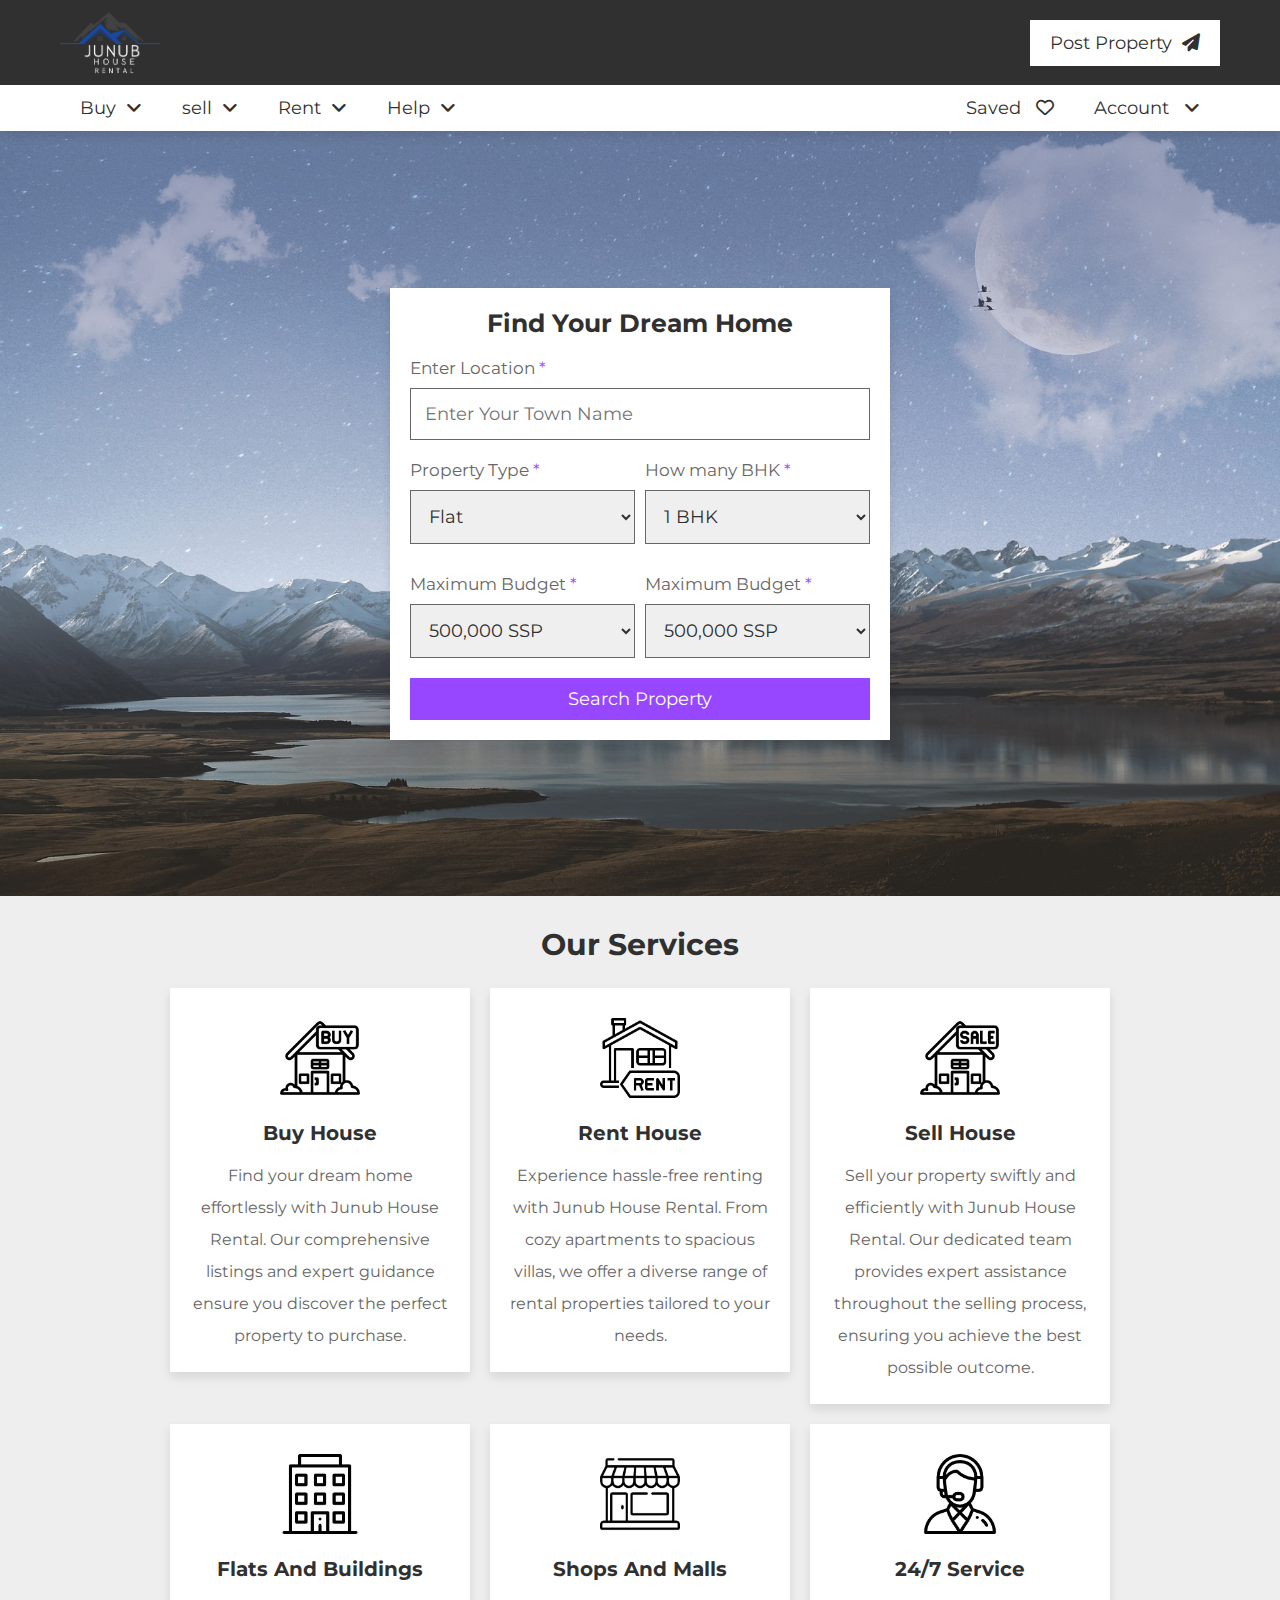
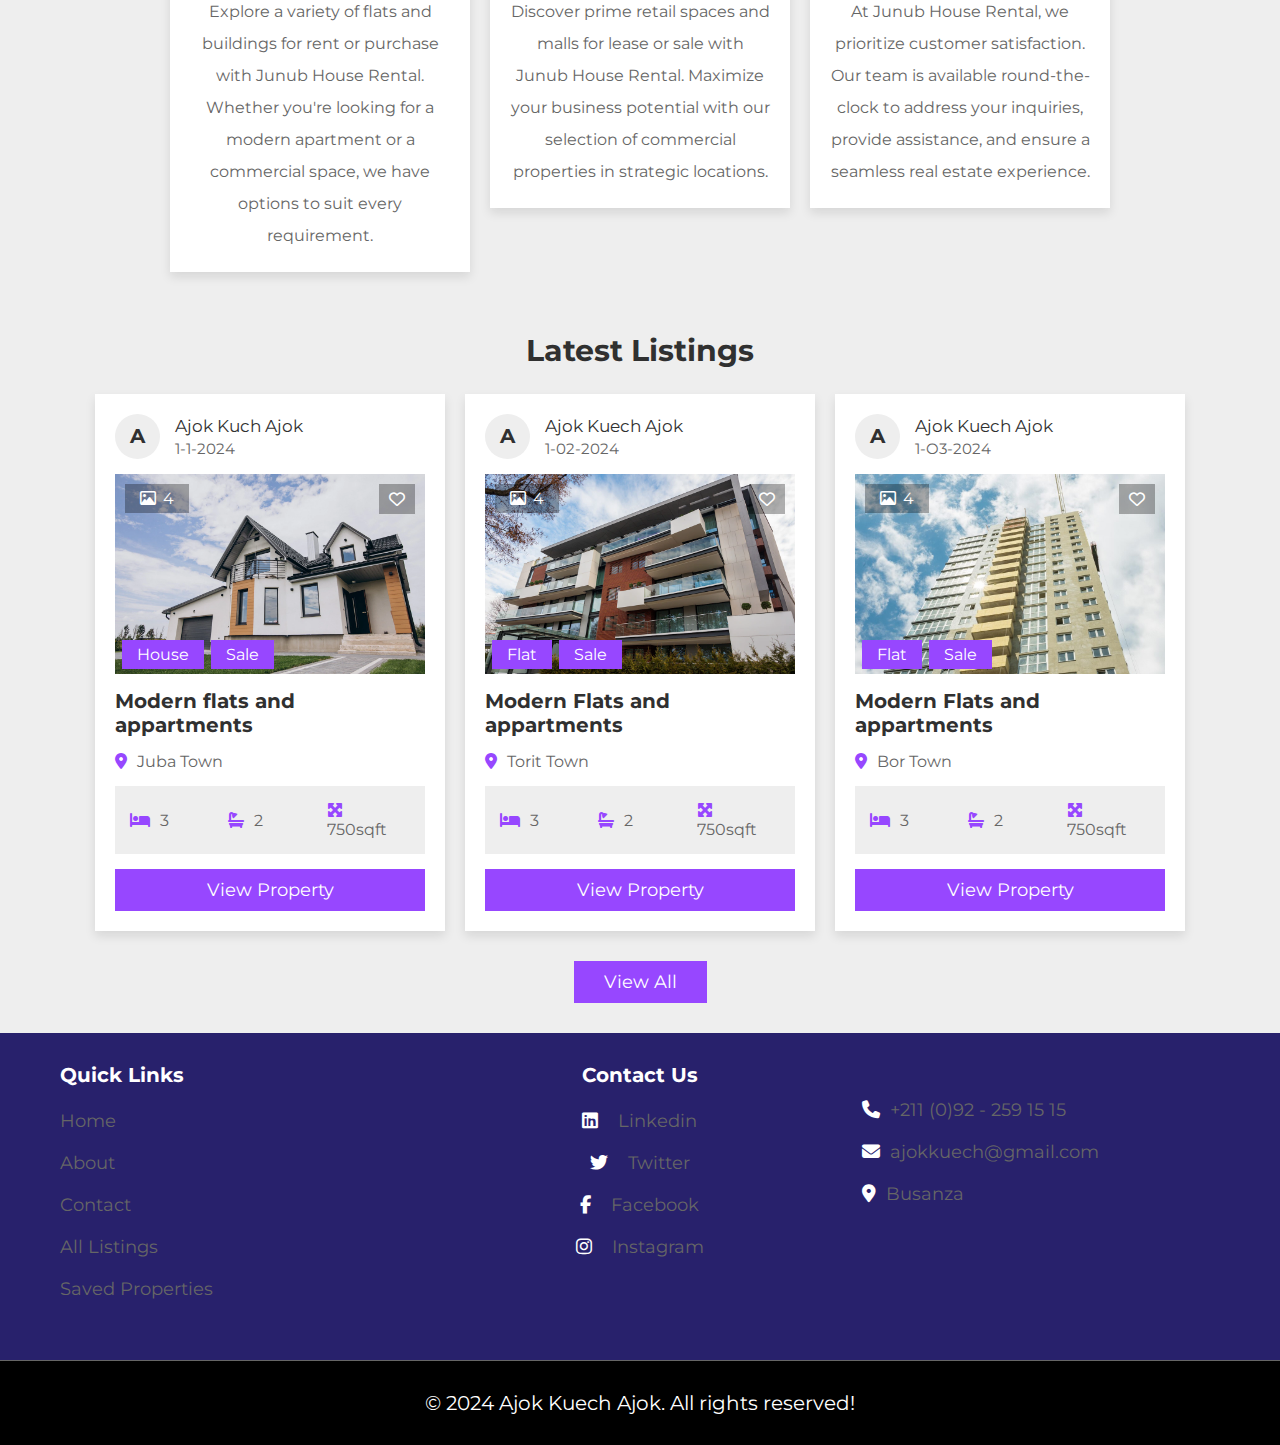
<file: index.html>
<!DOCTYPE html>
<html lang="en">
<head>
   <meta charset="UTF-8">
   <meta http-equiv="X-UA-Compatible" content="IE=edge">
   <meta name="viewport" content="width=device-width, initial-scale=1.0">
   <title>JUNUB HOUSE RENTAL</title>

   <!-- font awesome cdn link  -->
   <link rel="stylesheet" href="https://cdnjs.cloudflare.com/ajax/libs/font-awesome/6.2.0/css/all.min.css">

   <!-- custom css file link  -->
   <link rel="stylesheet" href="css/style.css">

</head>
<body>
   
<!-- header section starts  -->

<header class="header">

   <nav class="navbar nav-1">
      <section class="flex">
         <img class="logo" src="images/logo.png" alt="logo">

         <ul>
            <li><a href="#">Post Property<i class="fas fa-paper-plane"></i></a></li>
         </ul>
      </section>
   </nav>

   <nav class="navbar nav-2">
      <section class="flex">
         <div id="menu-btn" class="fas fa-bars"></div>

         <div class="menu">
            <ul>
               <li><a href="#">Buy<i class="fas fa-angle-down"></i></a>
                  <ul>
                     <li><a href="#">House</a></li>
                     <li><a href="#">Flat</a></li>
                     <li><a href="#">Shop</a></li>
                     <li><a href="#">Ready to move</a></li>
                     <li><a href="#">Furnished</a></li>
                  </ul>
               </li>
               <li><a href="#">sell<i class="fas fa-angle-down"></i></a>
                  <ul>
                     <li><a href="#">Post Property</a></li>
                     <li><a href="#">Dashboard</a></li>
                  </ul>
               </li>
               <li><a href="#">Rent<i class="fas fa-angle-down"></i></a>
                  <ul>
                     <li><a href="#">House</a></li>
                     <li><a href="#">Flat</a></li>
                     <li><a href="#">Shop</a></li>
                  </ul>
               </li>
               <li><a href="#">Help<i class="fas fa-angle-down"></i></a>
                  <ul>
                     <li><a href="about.html">About Us</a></i></li>
                     <li><a href="contact.html">contact Us</a></i></li>
                     <li><a href="contact.html#faq">FAQ</a></i></li>
                  </ul>
               </li>
            </ul>
         </div>

         <ul>
            <li><a href="#">Saved <i class="far fa-heart"></i></a></li>
            <li><a href="#">Account <i class="fas fa-angle-down"></i></a>
               <ul>
                  <li><a href="login.html">Login</a></li>
                  <li><a href="register.html">Register</a></li>
               </ul>
            </li>
         </ul>
      </section>
   </nav>

</header>

<!-- header section ends -->

<!-- home section starts  -->

<div class="home">

   <section class="center">

      <form action="search.html" method="post">
         <h3>Find your Dream Home</h3>
         <div class="box">
            <p>Enter Location <span>*</span></p>
            <input type="text" name="location" required maxlength="50" placeholder="Enter Your Town Name" class="input">
         </div>
         <div class="flex">
            <div class="box">
               <p>Property Type <span>*</span></p>
               <select name="type" class="input" required>
                  <option value="flat">Flat</option>
                  <option value="house">House</option>
                  <option value="shop">Shop</option>
               </select>
            </div>
            <div class="box">
               <p>How many BHK <span>*</span></p>
               <select name="bhk" class="input" required>
                  <option value="1">1 BHK</option>
                  <option value="2">2 BHK</option>
                  <option value="3">3 BHK</option>
                  <option value="4">4 BHK</option>
                  <option value="5">5 BHK</option>
                  <option value="6">6 BHK</option>
                  <option value="7">7 BHK</option>
                  <option value="8">8 BHK</option>
                  <option value="9">9 BHK</option>
               </select>
            </div>
            <div class="box">
               <p>Maximum Budget <span>*</span></p>
               <select name="minimum" class="input" required>
                  <option value="5000000">500,000 SSP</option>
                  <option value="1000000">100,000 SSP</option>
                  <option value="2000000">200,000 SSP</option>
                  <option value="3000000">300,000 SSP</option>
                  <option value="4000000">400,000 SSP</option>
                  <option value="4000000">4,000,000 SSP</option>
                  <option value="5000000">5,000,000 SSP</option>
                  <option value="6000000">6,000,000 SSP</option>
                  <option value="7000000">7,000,000 SSP</option>
                  <option value="8000000">8,000,000 SSP</option>
                  <option value="9000000">9,000,000 SSP</option>
               </select>
            </div>
            <div class="box">
               <p>Maximum Budget <span>*</span></p>
               <select name="maximum" class="input" required>
                  <option value="5000000">500,000 SSP</option>
                  <option value="1000000">100,000 SSP</option>
                  <option value="2000000">200,000 SSP</option>
                  <option value="3000000">300,000 SSP</option>
                  <option value="4000000">400,000 SSP</option>
                  <option value="4000000">4,000,000 SSP</option>
                  <option value="5000000">5,000,000 SSP</option>
                  <option value="6000000">6,000,000 SSP</option>
                  <option value="7000000">7,000,000 SSP</option>
                  <option value="8000000">8,000,000 SSP</option>
                  <option value="9000000">9,000,000 SSP</option>
               </select>
            </div>
         </div>
         <input type="submit" value="search property" name="search" class="btn">
      </form>

   </section>

</div>

<!-- home section ends -->

<!-- services section starts  -->

<section class="services">

   <h1 class="heading">Our Services</h1>

   <div class="box-container">

      <div class="box">
         <img src="images/icon-1.png" alt="">
         <h3>Buy House</h3>
         <p> Find your dream home effortlessly with Junub House Rental. Our comprehensive listings and expert guidance ensure you discover the perfect property to purchase.</p>
      </div>

      <div class="box">
         <img src="images/icon-2.png" alt="">
         <h3>Rent House</h3>
         <p>Experience hassle-free renting with Junub House Rental. From cozy apartments to spacious villas, we offer a diverse range of rental properties tailored to your needs.</p>
      </div>

      <div class="box">
         <img src="images/icon-3.png" alt="">
         <h3>Sell House</h3>
         <p>Sell your property swiftly and efficiently with Junub House Rental. Our dedicated team provides expert assistance throughout the selling process, ensuring you achieve the best possible outcome.</p>
      </div>

      <div class="box">
         <img src="images/icon-4.png" alt="">
         <h3>Flats and Buildings</h3>
         <p>Explore a variety of flats and buildings for rent or purchase with Junub House Rental. Whether you're looking for a modern apartment or a commercial space, we have options to suit every requirement.</p>
      </div>

      <div class="box">
         <img src="images/icon-5.png" alt="">
         <h3>Shops and Malls</h3>
         <p>Discover prime retail spaces and malls for lease or sale with Junub House Rental. Maximize your business potential with our selection of commercial properties in strategic locations.</p>
      </div>

      <div class="box">
         <img src="images/icon-6.png" alt="">
         <h3>24/7 Service</h3>
         <p>At Junub House Rental, we prioritize customer satisfaction. Our team is available round-the-clock to address your inquiries, provide assistance, and ensure a seamless real estate experience.</p>
      </div>

   </div>

</section>

<!-- services section ends -->

<!-- listings section starts  -->

<section class="listings">

   <h1 class="heading">Latest listings</h1>

   <div class="box-container">

      <div class="box">
         <div class="admin">
            <h3>A</h3>
            <div>
               <p>Ajok Kuch Ajok</p>
               <span>1-1-2024</span>
            </div>
         </div>
         <div class="thumb">
            <p class="total-images"><i class="far fa-image"></i><span>4</span></p>
            <p class="type"><span>House</span><span>Sale</span></p>
            <form action="" method="post" class="save">
               <button type="submit" name="save" class="far fa-heart"></button>
            </form>
            <img src="images/house-img-1.webp" alt="">
         </div>
         <h3 class="name">Modern flats and appartments</h3>
         <p class="location"><i class="fas fa-map-marker-alt"></i><span>Juba Town</span></p>
         <div class="flex">
            <p><i class="fas fa-bed"></i><span>3</span></p>
            <p><i class="fas fa-bath"></i><span>2</span></p>
            <p><i class="fas fa-maximize"></i><span>750sqft</span></p>
         </div>
         <a href="view_property.html" class="btn">view property</a>
      </div>

      <div class="box">
         <div class="admin">
            <h3>A</h3>
            <div>
               <p>Ajok Kuech Ajok</p>
               <span>1-02-2024</span>
            </div>
         </div>
         <div class="thumb">
            <p class="total-images"><i class="far fa-image"></i><span>4</span></p>
            <p class="type"><span>Flat</span><span>Sale</span></p>
            <form action="" method="post" class="save">
               <button type="submit" name="save" class="far fa-heart"></button>
            </form>
            <img src="images/house-img-2.webp" alt="">
         </div>
         <h3 class="name">Modern Flats and appartments</h3>
         <p class="location"><i class="fas fa-map-marker-alt"></i><span>Torit Town</span></p>
         <div class="flex">
            <p><i class="fas fa-bed"></i><span>3</span></p>
            <p><i class="fas fa-bath"></i><span>2</span></p>
            <p><i class="fas fa-maximize"></i><span>750sqft</span></p>
         </div>
         <a href="view_property.html" class="btn">view property</a>
      </div>

      <div class="box">
         <div class="admin">
            <h3>A</h3>
            <div>
               <p>Ajok Kuech Ajok</p>
               <span>1-O3-2024</span>
            </div>
         </div>
         <div class="thumb">
            <p class="total-images"><i class="far fa-image"></i><span>4</span></p>
            <p class="type"><span>Flat</span><span>Sale</span></p>
            <form action="" method="post" class="save">
               <button type="submit" name="save" class="far fa-heart"></button>
            </form>
            <img src="images/house-img-3.jpg" alt="">
         </div>
         <h3 class="name">Modern Flats and appartments</h3>
         <p class="location"><i class="fas fa-map-marker-alt"></i><span>Bor Town</span></p>
         <div class="flex">
            <p><i class="fas fa-bed"></i><span>3</span></p>
            <p><i class="fas fa-bath"></i><span>2</span></p>
            <p><i class="fas fa-maximize"></i><span>750sqft</span></p>
         </div>
         <a href="view_property.html" class="btn">view property</a>
      </div>

   </div>

   <div style="margin-top: 2rem; text-align:center;">
      <a href="listings.html" class="inline-btn">view all</a>
   </div>

</section>

<!-- listings section ends -->










<!-- footer section starts  -->

<footer class="footer">

   <section class="flex">

      <div class="box">
         <h1 class="title">Quick Links</h1><br>
         <a href="index.html"><span>Home</span></a>
         <a href="about.html"><span>About</span></a>
         <a href="contact.html"><span>Contact</span></a>
         <a href="listings.html"><span>All Listings</span></a>
         <a href="#"><span>Saved Properties</span></a>
      </div>

      <div class="box">
         <h1 class="title">Contact Us</h1><br>
         <a href="#"><i class="fab fa-linkedin"></i>&nbsp; &nbsp; <span>Linkedin</span></a>
         <a href="#"><i class="fab fa-twitter"></i>&nbsp; &nbsp; <span>Twitter</span></a>
         <a href="#"><i class="fab fa-facebook-f"></i>&nbsp; &nbsp; <span>Facebook</span></i></a>
         <a href="#"><i class="fab fa-instagram"></i>&nbsp; &nbsp; <span>Instagram</span></a>
      </div>

      <div class="box"><br><br>
         <a href="tel: +211 (0)92 - 259 15 15"><i class="fas fa-phone"></i>&nbsp;&nbsp;<span>+211 (0)92 - 259 15 15</span></a>
         <a href="mailto:ajokkuech@gmail.com"><i class="fas fa-envelope"></i>&nbsp;&nbsp;<span>ajokkuech@gmail.com</span></a>
         <a href="#"><i class="fas fa-map-marker-alt"></i>&nbsp;&nbsp;<span>Busanza</span></a>
      </div>
      
   </section>

   <div class="copyright">&copy; 2024 Ajok Kuech Ajok. All rights reserved!</div>

</footer>

<!-- footer section ends -->


<!-- custom js file link  -->
<script src="js/script.js"></script>

</body>
</html>
</file>
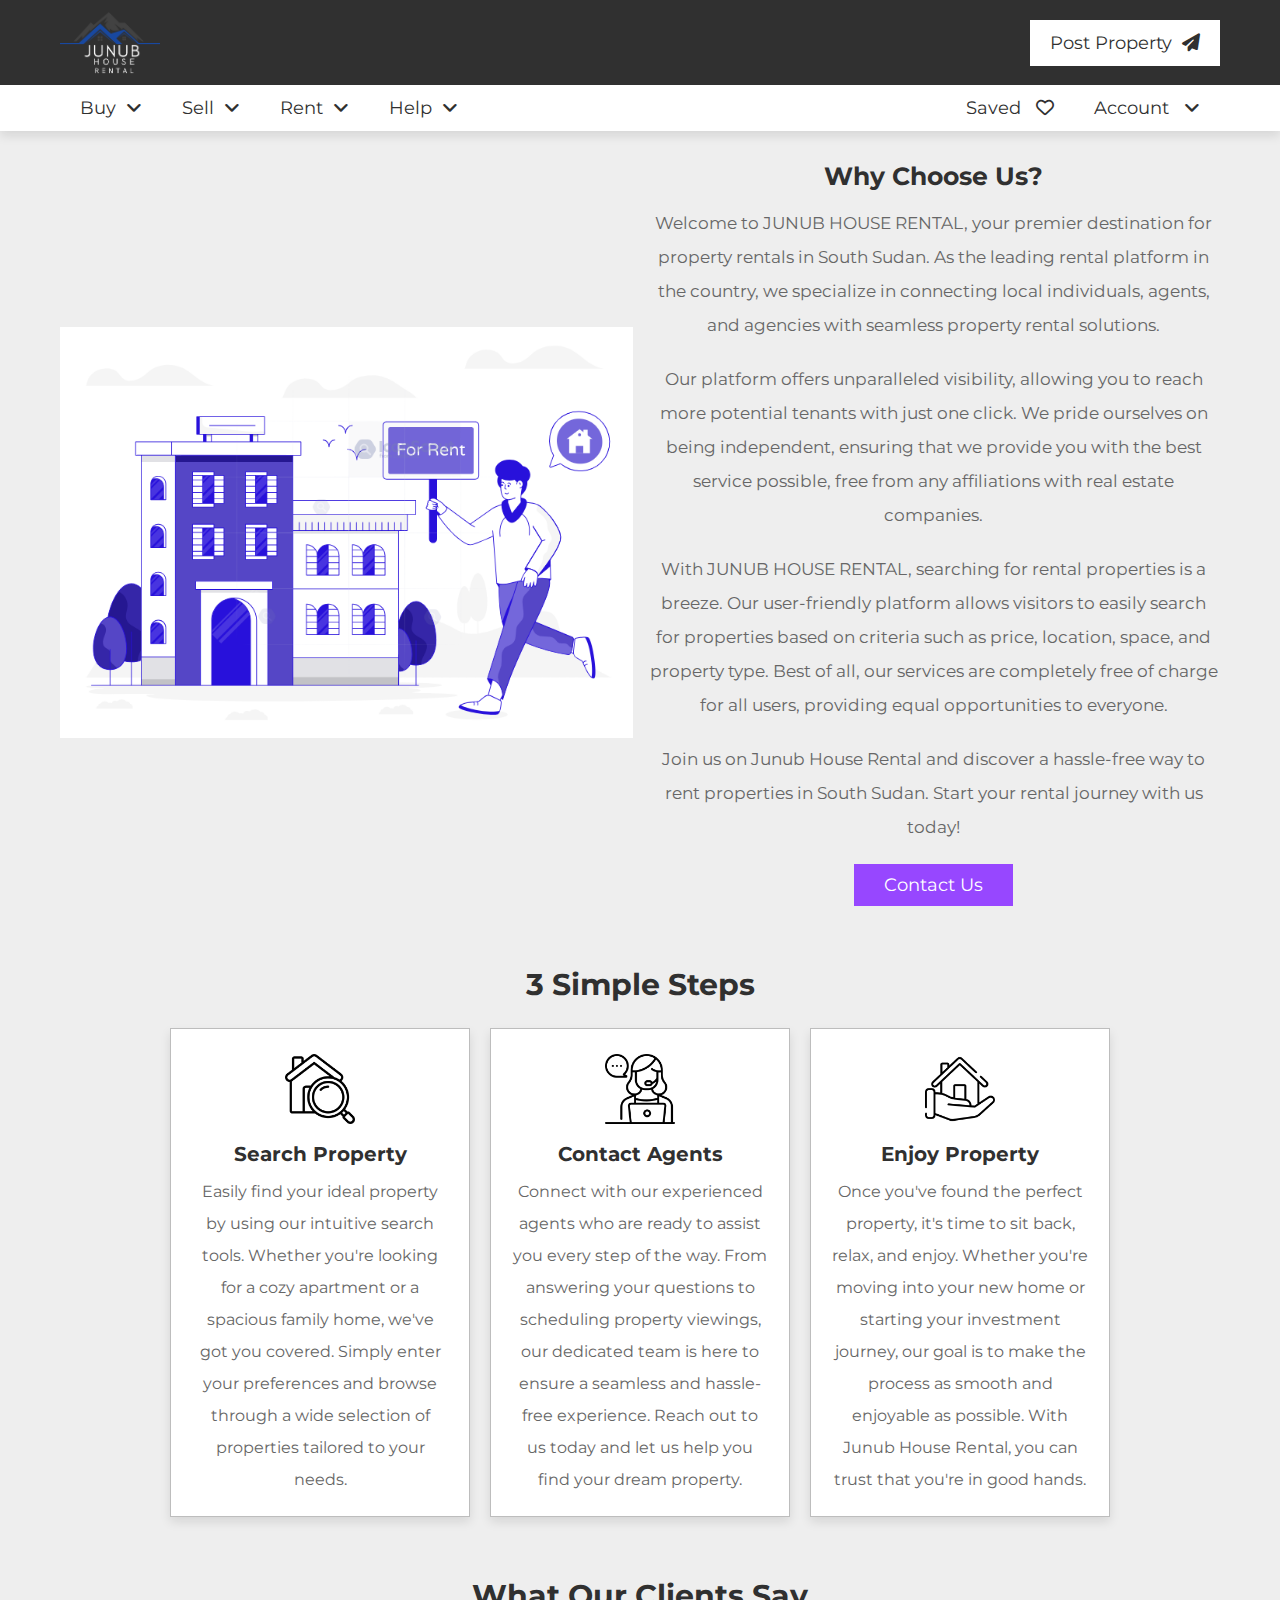
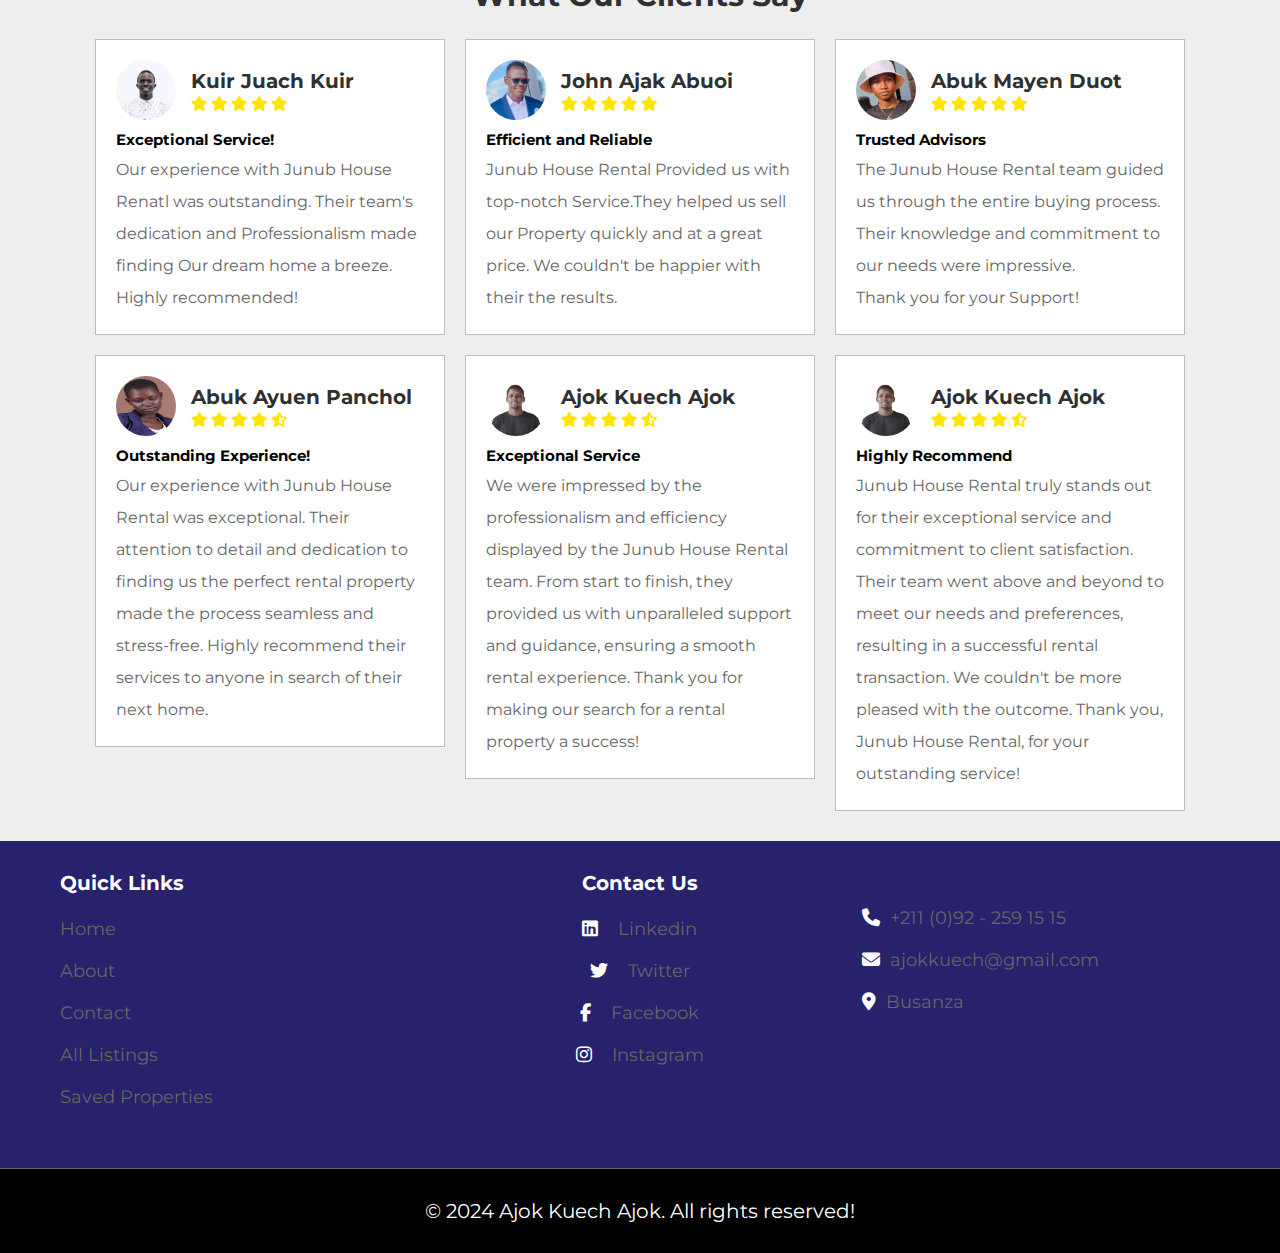
<file: about.html>
<!DOCTYPE html>
<html lang="en">
<head>
   <meta charset="UTF-8">
   <meta http-equiv="X-UA-Compatible" content="IE=edge">
   <meta name="viewport" content="width=device-width, initial-scale=1.0">
   <title>About Us</title>

   <!-- font awesome cdn link  -->
   <link rel="stylesheet" href="https://cdnjs.cloudflare.com/ajax/libs/font-awesome/6.2.0/css/all.min.css">

   <!-- custom css file link  -->
   <link rel="stylesheet" href="css/style.css">

</head>
<body>
   
<!-- header section starts  -->

<header class="header">

   <nav class="navbar nav-1">
      <section class="flex">

         <img class="logo" src="images/logo.png" alt="logo">

         <ul>
            <li><a href="#">Post Property<i class="fas fa-paper-plane"></i></a></li>
         </ul>
      </section>
   </nav>

   <nav class="navbar nav-2">
      <section class="flex">
         <div id="menu-btn" class="fas fa-bars"></div>

         <div class="menu">
            <ul>
               <li><a href="#">Buy<i class="fas fa-angle-down"></i></a>
                  <ul>
                     <li><a href="#">House</a></li>
                     <li><a href="#">Flat</a></li>
                     <li><a href="#">Shop</a></li>
                     <li><a href="#">Ready to move</a></li>
                     <li><a href="#">Furnished</a></li>
                  </ul>
               </li>
               <li><a href="#">Sell<i class="fas fa-angle-down"></i></a>
                  <ul>
                     <li><a href="#">Post Property</a></li>
                     <li><a href="#">Dashboard</a></li>
                  </ul>
               </li>
               <li><a href="#">Rent<i class="fas fa-angle-down"></i></a>
                  <ul>
                     <li><a href="#">House</a></li>
                     <li><a href="#">Flat</a></li>
                     <li><a href="#">Shop</a></li>
                  </ul>
               </li>
               <li><a href="#">Help<i class="fas fa-angle-down"></i></a>
                  <ul>
                     <li><a href="about.html">About Us</a></i></li>
                     <li><a href="contact.html">Contact Us</a></i></li>
                     <li><a href="contact.html#faq">FAQ</a></i></li>
                  </ul>
               </li>
            </ul>
         </div>

         <ul>
            <li><a href="#">Saved <i class="far fa-heart"></i></a></li>
            <li><a href="#">Account <i class="fas fa-angle-down"></i></a>
               <ul>
                  <li><a href="login.html">Login</a></li>
                  <li><a href="register.html">Register</a></li>
               </ul>
            </li>
         </ul>
      </section>
   </nav>

</header>

<!-- header section ends -->

<!-- about section starts  -->

<section class="about">

   <div class="row">
      <div class="image">
         <img src="images/about us.png" alt="">
      </div>
      <div class="content">
         <h3>Why choose us?</h3>
         <p>Welcome to <span>JUNUB HOUSE RENTAL</span>, your premier destination for property rentals in South Sudan. As the leading rental platform in the country, we specialize in connecting local individuals, agents, and agencies with seamless property rental solutions.</p>
         <p>Our platform offers unparalleled visibility, allowing you to reach more potential tenants with just one click. We pride ourselves on being independent, ensuring that we provide you with the best service possible, free from any affiliations with real estate companies.</p>
         <p>With <span>JUNUB HOUSE RENTAL</span>, searching for rental properties is a breeze. Our user-friendly platform allows visitors to easily search for properties based on criteria such as price, location, space, and property type. Best of all, our services are completely free of charge for all users, providing equal opportunities to everyone.</p>
         <p>Join us on Junub House Rental and discover a hassle-free way to rent properties in South Sudan. Start your rental journey with us today!</p>
         <a href="contact.html" class="inline-btn">contact us</a>
      </div>
   </div>

</section>

<!-- about section ends -->

<!-- steps section starts  -->

<section class="steps">

   <h1 class="heading">3 Simple Steps</h1>

   <div class="box-container">

      <div class="box">
         <img src="images/step-1.png" alt="">
         <h3>Search Property</h3>
         <p>Easily find your ideal property by using our intuitive search tools. Whether you're looking for a cozy apartment or a spacious family home, we've got you covered. Simply enter your preferences and browse through a wide selection of properties tailored to your needs.</p>
      </div>

      <div class="box">
         <img src="images/step-2.png" alt="">
         <h3>Contact Agents</h3>
         <p>Connect with our experienced agents who are ready to assist you every step of the way. From answering your questions to scheduling property viewings, our dedicated team is here to ensure a seamless and hassle-free experience. Reach out to us today and let us help you find your dream property.</p>
      </div>

      <div class="box">
         <img src="images/step-3.png" alt="">
         <h3>Enjoy property</h3>
         <p>Once you've found the perfect property, it's time to sit back, relax, and enjoy. Whether you're moving into your new home or starting your investment journey, our goal is to make the process as smooth and enjoyable as possible. With Junub House Rental, you can trust that you're in good hands.</p>
      </div>

   </div>

</section>

<!-- steps section ends -->

<!-- review section starts  -->

<section class="reviews">

   <h1 class="heading">What Our Clients Say</h1>
 

   <div class="box-container">

      <div class="box">
         <div class="user">
            <img src="images/Kuir juach.jpg" alt="">
            <div>
               <h3>Kuir Juach Kuir</h3>
               <div class="stars">
                  <i class="fas fa-star"></i>
                  <i class="fas fa-star"></i>
                  <i class="fas fa-star"></i>
                  <i class="fas fa-star"></i>
                  <i class="fas fa-star"></i>
                
               </div>
            </div>
         </div>
         <h2>Exceptional Service!</h2> 
         <p>Our experience with Junub House Renatl was outstanding. Their team's dedication and Professionalism made finding Our dream home a breeze. Highly recommended! </p>
      </div>

      <div class="box">
         <div class="user">
            <img src="images/ajak.png" alt="">
            <div>
               <h3>John Ajak Abuoi</h3>
               <div class="stars">
                  <i class="fas fa-star"></i>
                  <i class="fas fa-star"></i>
                  <i class="fas fa-star"></i>
                  <i class="fas fa-star"></i>
                  <i class="fas fa-star"></i>
               </div>
            </div>
         </div>
         <h2>Efficient and Reliable</h2>
         <p>Junub House Rental Provided us with top-notch Service.They helped us sell our Property quickly and at a great price. We couldn't be happier with their the results.</p>
      </div>

      <div class="box">
         <div class="user">
            <img src="images/abuk.jpg" alt="">
            <div>
               <h3>Abuk Mayen Duot</h3>
               <div class="stars">
                  <i class="fas fa-star"></i>
                  <i class="fas fa-star"></i>
                  <i class="fas fa-star"></i>
                  <i class="fas fa-star"></i>
                  <i class="fas fa-star"></i>
               </div>
            </div>
         </div>
         <h2>Trusted Advisors</h2>
         <p>The Junub House Rental team guided us through the entire buying process. Their knowledge and commitment to our needs were impressive. 
            <br> Thank you for your Support! </p>
      </div>

      <div class="box">
         <div class="user">
            <img src="images/abukayuen.jpg" alt="">
            <div>
               <h3>Abuk Ayuen Panchol</h3>
               <div class="stars">
                  <i class="fas fa-star"></i>
                  <i class="fas fa-star"></i>
                  <i class="fas fa-star"></i>
                  <i class="fas fa-star"></i>
                  <i class="fas fa-star-half-alt"></i>
               </div>
            </div>
         </div>
         <h2>Outstanding Experience!</h2>
         <p>Our experience with Junub House Rental was exceptional. Their attention to detail and dedication to finding us the perfect rental property made the process seamless and stress-free. Highly recommend their services to anyone in search of their next home.</p>
      </div>

      <div class="box">
         <div class="user">
            <img src="images/Ajok7.jpg" alt="">
            <div>
               <h3>Ajok Kuech Ajok</h3>
               <div class="stars">
                  <i class="fas fa-star"></i>
                  <i class="fas fa-star"></i>
                  <i class="fas fa-star"></i>
                  <i class="fas fa-star"></i>
                  <i class="fas fa-star-half-alt"></i>
               </div>
            </div>
         </div>
         <h2>Exceptional Service</h2>
         <p>We were impressed by the professionalism and efficiency displayed by the Junub House Rental team. From start to finish, they provided us with unparalleled support and guidance, ensuring a smooth rental experience. Thank you for making our search for a rental property a success!</p>
      </div>

      <div class="box">
         <div class="user">
            <img src="images/Ajok7.jpg" alt="">
            <div>
               <h3>Ajok Kuech Ajok</h3>
               <div class="stars">
                  <i class="fas fa-star"></i>
                  <i class="fas fa-star"></i>
                  <i class="fas fa-star"></i>
                  <i class="fas fa-star"></i>
                  <i class="fas fa-star-half-alt"></i>
               </div>
            </div>
         </div>
         <h2>Highly Recommend</h2>
         <p>Junub House Rental truly stands out for their exceptional service and commitment to client satisfaction. Their team went above and beyond to meet our needs and preferences, resulting in a successful rental transaction. We couldn't be more pleased with the outcome. Thank you, Junub House Rental, for your outstanding service!</p>
      </div>

   </div>

</section>

<!-- review section ends -->










<!-- footer section starts  -->

<footer class="footer">

   <section class="flex">

      <div class="box">
         <h1 class="title">Quick Links</h1><br>
         <a href="index.html"><span>Home</span></a>
         <a href="about.html"><span>About</span></a>
         <a href="contact.html"><span>Contact</span></a>
         <a href="listings.html"><span>All Listings</span></a>
         <a href="#"><span>Saved Properties</span></a>
      </div>

      <div class="box">
         <h1 class="title">Contact Us</h1><br>
         <a href="#"><i class="fab fa-linkedin"></i>&nbsp; &nbsp; <span>Linkedin</span></a>
         <a href="#"><i class="fab fa-twitter"></i>&nbsp; &nbsp; <span>Twitter</span></a>
         <a href="#"><i class="fab fa-facebook-f"></i>&nbsp; &nbsp; <span>Facebook</span></i></a>
         <a href="#"><i class="fab fa-instagram"></i>&nbsp; &nbsp; <span>Instagram</span></a>
      </div>

      <div class="box"><br><br>
         <a href="tel: +211 (0)92 - 259 15 15"><i class="fas fa-phone"></i>&nbsp;&nbsp;<span>+211 (0)92 - 259 15 15</span></a>
         <a href="mailto:ajokkuech@gmail.com"><i class="fas fa-envelope"></i>&nbsp;&nbsp;<span>ajokkuech@gmail.com</span></a>
         <a href="#"><i class="fas fa-map-marker-alt"></i>&nbsp;&nbsp;<span>Busanza</span></a>
      </div>
      
   </section>

   <div class="copyright">&copy; 2024 Ajok Kuech Ajok. All rights reserved!</div>

</footer>

<!-- footer section ends -->


<!-- custom js file link  -->
<script src="js/script.js"></script>

</body>
</html>
</file>
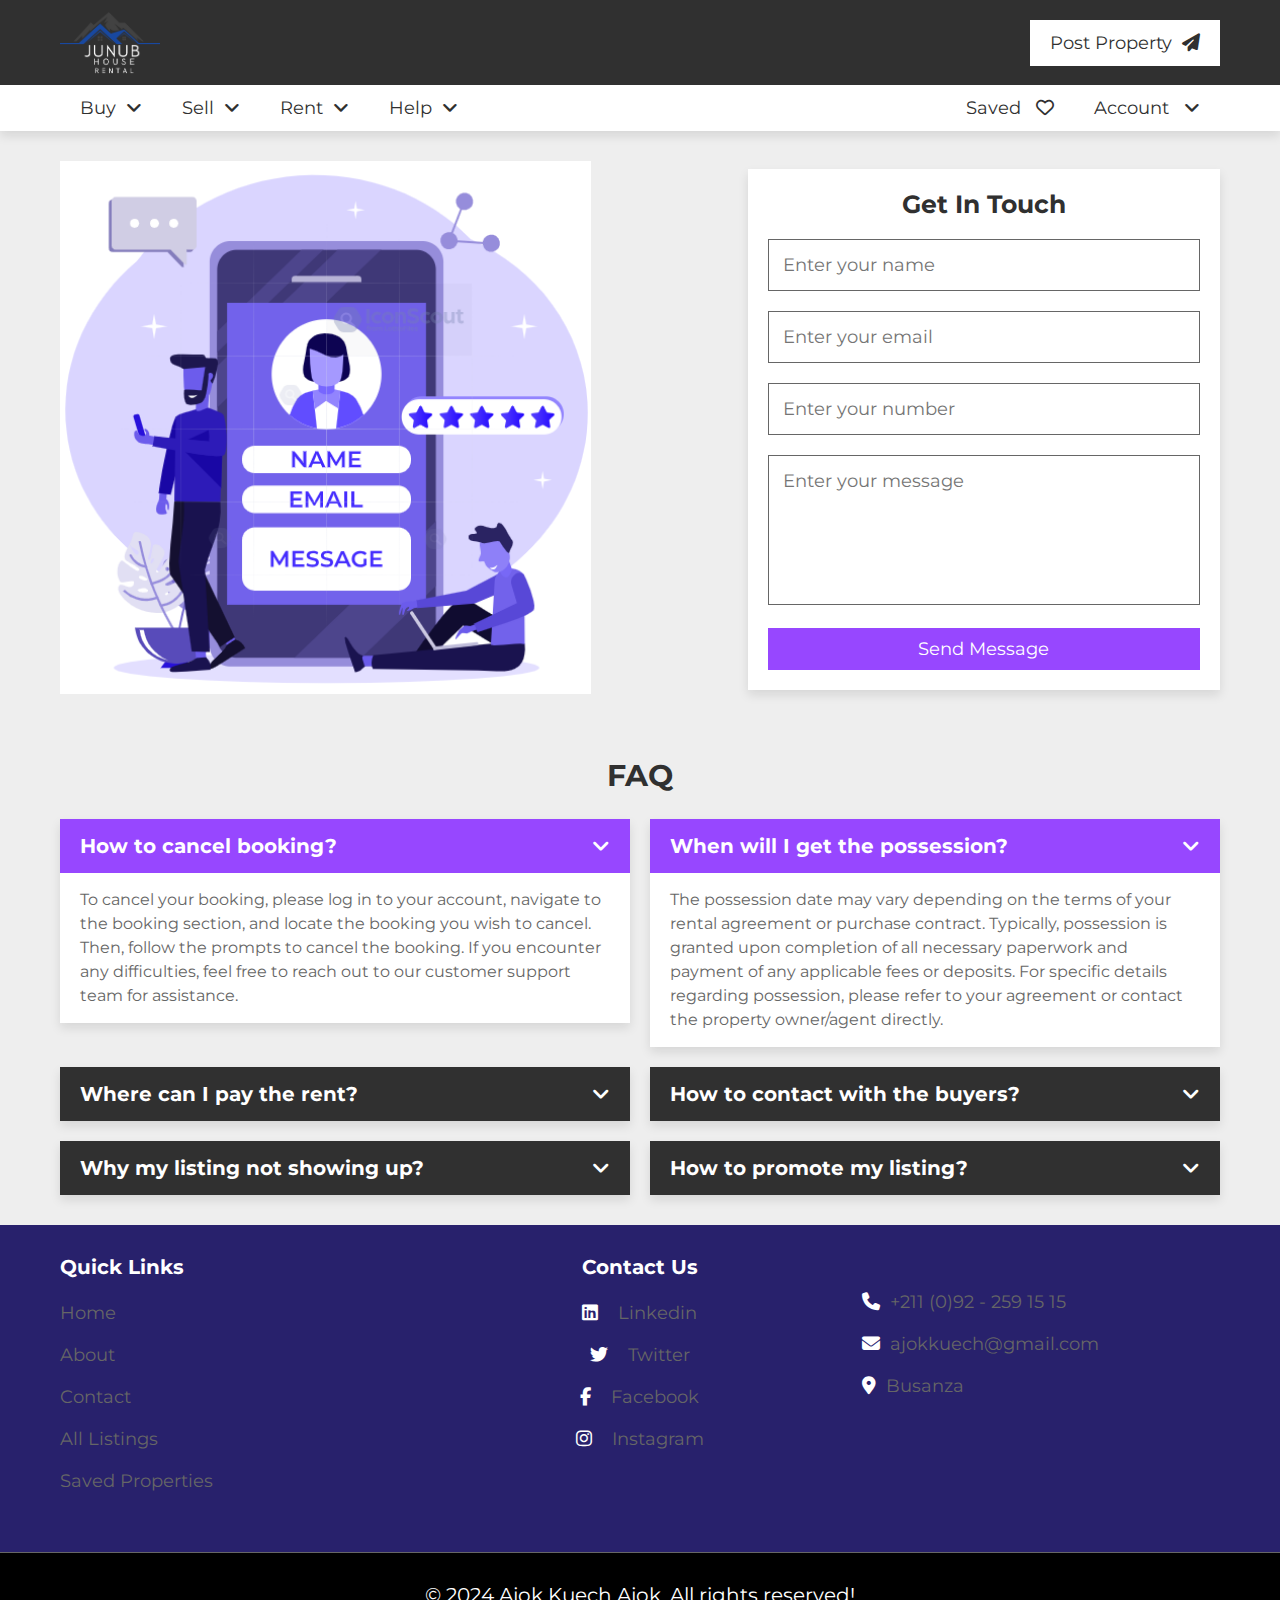
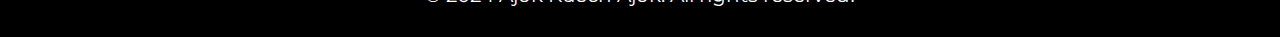
<file: contact.html>
<!DOCTYPE html>
<html lang="en">
<head>
   <meta charset="UTF-8">
   <meta http-equiv="X-UA-Compatible" content="IE=edge">
   <meta name="viewport" content="width=device-width, initial-scale=1.0">
   <title>Contact Us</title>

   <!-- font awesome cdn link  -->
   <link rel="stylesheet" href="https://cdnjs.cloudflare.com/ajax/libs/font-awesome/6.2.0/css/all.min.css">

   <!-- custom css file link  -->
   <link rel="stylesheet" href="css/style.css">

</head>
<body>
   
<!-- header section starts  -->

<header class="header">

   <nav class="navbar nav-1">
      <section class="flex">
         <img class="logo" src="images/logo.png" alt="logo">

         <ul>
            <li><a href="#">Post Property<i class="fas fa-paper-plane"></i></a></li>
         </ul>
      </section>
   </nav>

   <nav class="navbar nav-2">
      <section class="flex">
         <div id="menu-btn" class="fas fa-bars"></div>

         <div class="menu">
            <ul>
               <li><a href="#">Buy<i class="fas fa-angle-down"></i></a>
                  <ul>
                     <li><a href="#">House</a></li>
                     <li><a href="#">Flat</a></li>
                     <li><a href="#">Shop</a></li>
                     <li><a href="#">Ready to move</a></li>
                     <li><a href="#">Furnished</a></li>
                  </ul>
               </li>
               <li><a href="#">Sell<i class="fas fa-angle-down"></i></a>
                  <ul>
                     <li><a href="#">Post Property</a></li>
                     <li><a href="#">Dashboard</a></li>
                  </ul>
               </li>
               <li><a href="#">Rent<i class="fas fa-angle-down"></i></a>
                  <ul>
                     <li><a href="#">House</a></li>
                     <li><a href="#">Flat</a></li>
                     <li><a href="#">Shop</a></li>
                  </ul>
               </li>
               <li><a href="#">Help<i class="fas fa-angle-down"></i></a>
                  <ul>
                     <li><a href="about.html">About Us</a></i></li>
                     <li><a href="contact.html">Contact Us</a></i></li>
                     <li><a href="contact.html#faq">FAQ</a></i></li>
                  </ul>
               </li>
            </ul>
         </div>

         <ul>
            <li><a href="#">Saved <i class="far fa-heart"></i></a></li>
            <li><a href="#">Account <i class="fas fa-angle-down"></i></a>
               <ul>
                  <li><a href="login.html">Login</a></li>
                  <li><a href="register.html">Register</a></li>
               </ul>
            </li>
         </ul>
      </section>
   </nav>

</header>

<!-- header section ends -->

<!-- contact section starts  -->

<section class="contact">

   <div class="row">
      <div class="image">
         <img src="images/contact .png" alt="">
      </div>
      <form action="" method="post">
         <h3>get in touch</h3>
         <input type="text" name="name" required maxlength="50" placeholder="Enter your name" class="box">
         <input type="email" name="email" required maxlength="50" placeholder="Enter your email" class="box">
         <input type="number" name="number" required maxlength="10" max="9999999999" min="0" placeholder="Enter your number" class="box">
         <textarea name="message" placeholder="Enter your message" required maxlength="1000" cols="30" rows="10" class="box"></textarea>
         <input type="submit" value="send message" name="send" class="btn">
      </form>
   </div>

</section>

<!-- contact section ends -->

<!-- faq section starts  -->

<section class="faq" id="faq">

   <h1 class="heading">FAQ</h1>

   <div class="box-container">

      <div class="box active">
         <h3><span>How to cancel booking?</span><i class="fas fa-angle-down"></i></h3>
         <p>To cancel your booking, please log in to your account, navigate to the booking section, and locate the booking you wish to cancel. Then, follow the prompts to cancel the booking. If you encounter any difficulties, feel free to reach out to our customer support team for assistance.</p>
      </div>

      <div class="box active">
         <h3><span>When will I get the possession?</span><i class="fas fa-angle-down"></i></h3>
         <p>The possession date may vary depending on the terms of your rental agreement or purchase contract. Typically, possession is granted upon completion of all necessary paperwork and payment of any applicable fees or deposits. For specific details regarding possession, please refer to your agreement or contact the property owner/agent directly.</p>
      </div>

      <div class="box">
         <h3><span>Where can I pay the rent?</span><i class="fas fa-angle-down"></i></h3>
         <p>Rent payments can be made through our secure online portal. Simply log in to your account, navigate to the payment section, and follow the prompts to submit your payment. Alternatively, you can arrange for other payment methods with the property owner/agent.</p>
      </div>

      <div class="box">
         <h3><span>How to contact with the buyers?</span><i class="fas fa-angle-down"></i></h3>
         <p>You can contact potential buyers by utilizing our messaging system or by directly reaching out to them via the contact information provided in their listings. Feel free to send inquiries or schedule viewings to discuss further details about the property.</p>
      </div>

      <div class="box">
         <h3><span>Why my listing not showing up?</span><i class="fas fa-angle-down"></i></h3>
         <p>There could be several reasons why your listing is not showing up, including incomplete information, violation of our listing guidelines, or technical issues. Please ensure that your listing meets all requirements and guidelines, and if the issue persists, contact our support team for assistance.</p>
      </div>

      <div class="box">
         <h3><span>How to promote my listing?</span><i class="fas fa-angle-down"></i></h3>
         <p>You can promote your listing by ensuring it has high-quality photos, detailed descriptions, and competitive pricing. Additionally, sharing your listing on social media platforms or utilizing our featured listing options can increase its visibility. For personalized promotion strategies, feel free to contact our marketing team for assistance.</p>
      </div>

   </div>

</section>

<!-- faq section ends -->










<!-- footer section starts  -->

<footer class="footer">

   <section class="flex">

      <div class="box">
         <h1 class="title">Quick Links</h1><br>
         <a href="index.html"><span>Home</span></a>
         <a href="about.html"><span>About</span></a>
         <a href="contact.html"><span>Contact</span></a>
         <a href="listings.html"><span>All Listings</span></a>
         <a href="#"><span>Saved Properties</span></a>
      </div>

      <div class="box">
         <h1 class="title">Contact Us</h1><br>
         <a href="#"><i class="fab fa-linkedin"></i>&nbsp; &nbsp; <span>Linkedin</span></a>
         <a href="#"><i class="fab fa-twitter"></i>&nbsp; &nbsp; <span>Twitter</span></a>
         <a href="#"><i class="fab fa-facebook-f"></i>&nbsp; &nbsp; <span>Facebook</span></i></a>
         <a href="#"><i class="fab fa-instagram"></i>&nbsp; &nbsp; <span>Instagram</span></a>
      </div>

      <div class="box"><br><br>
         <a href="tel: +211 (0)92 - 259 15 15"><i class="fas fa-phone"></i>&nbsp;&nbsp;<span>+211 (0)92 - 259 15 15</span></a>
         <a href="mailto:ajokkuech@gmail.com"><i class="fas fa-envelope"></i>&nbsp;&nbsp;<span>ajokkuech@gmail.com</span></a>
         <a href="#"><i class="fas fa-map-marker-alt"></i>&nbsp;&nbsp;<span>Busanza</span></a>
      </div>
      
   </section>

   <div class="copyright">&copy; 2024 Ajok Kuech Ajok. All rights reserved!</div>

</footer>

<!-- footer section ends -->


<!-- custom js file link  -->
<script src="js/script.js"></script>

</body>
</html>
</file>
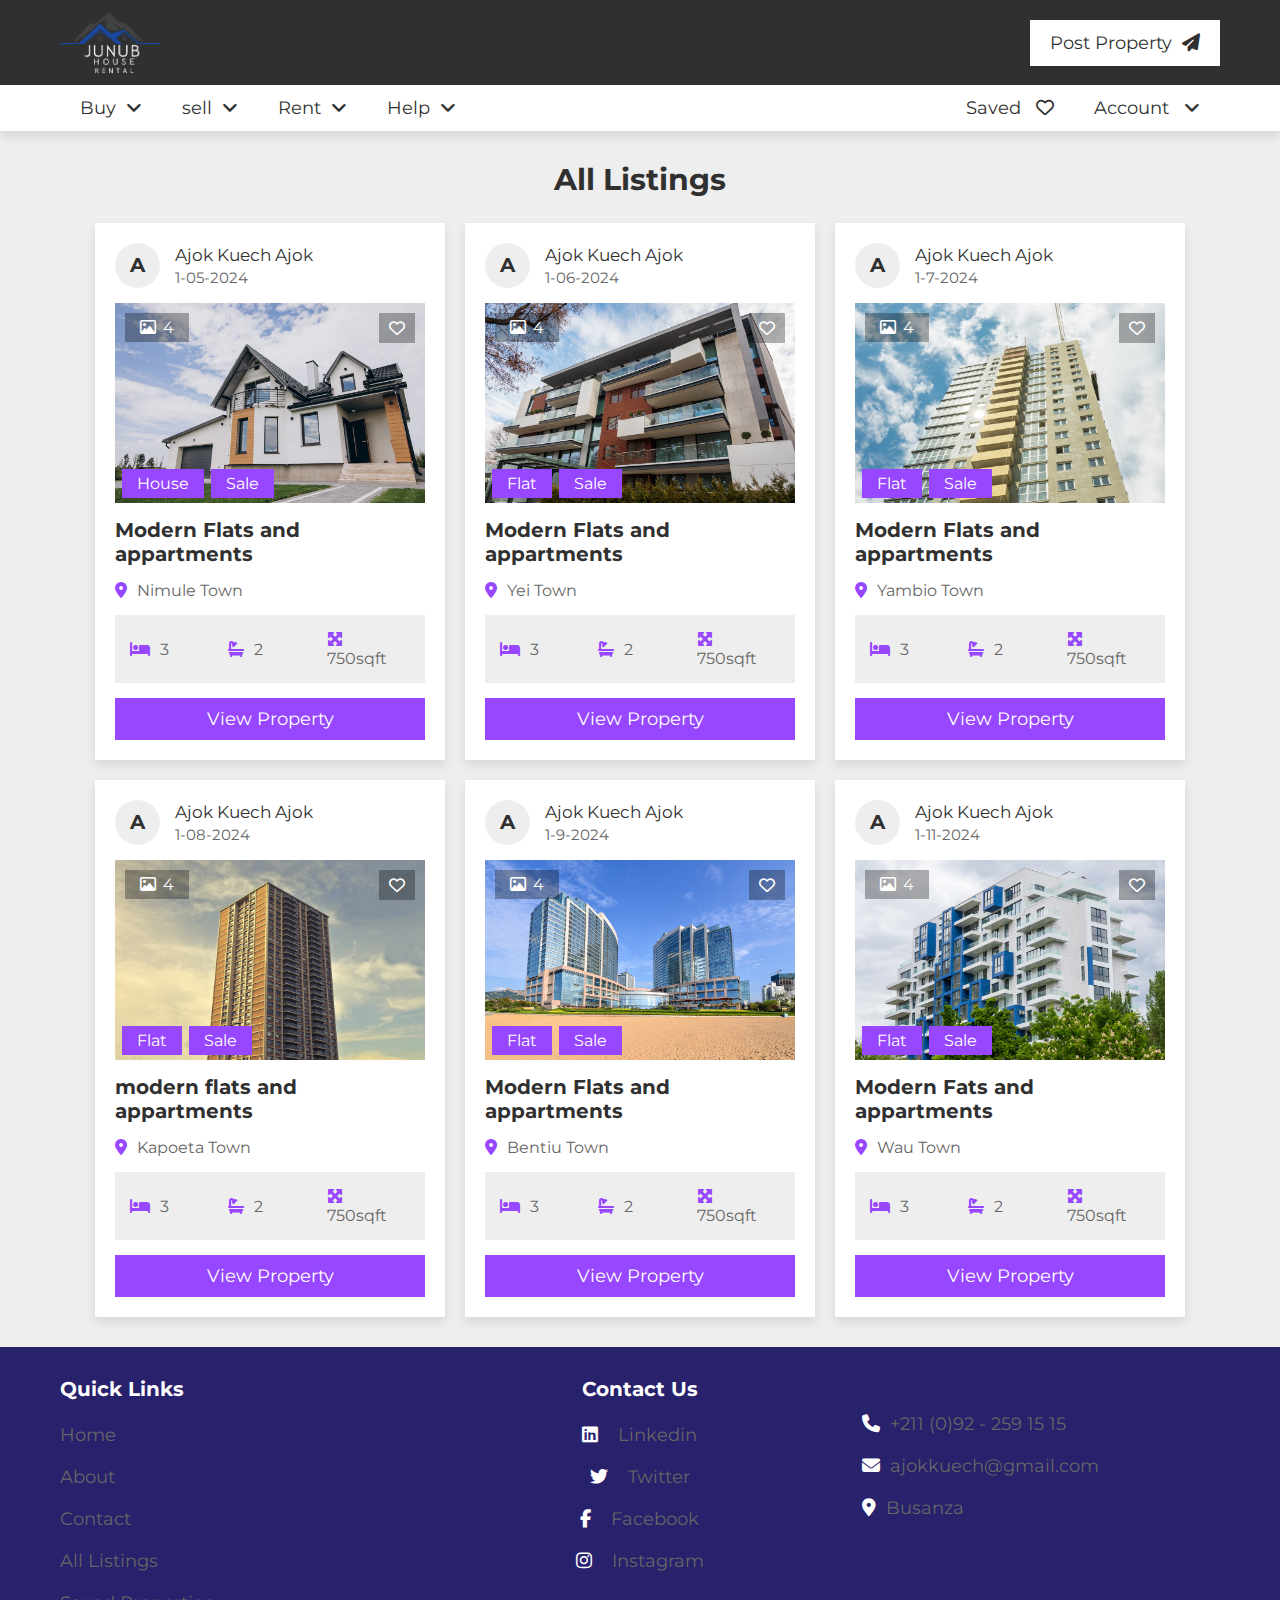
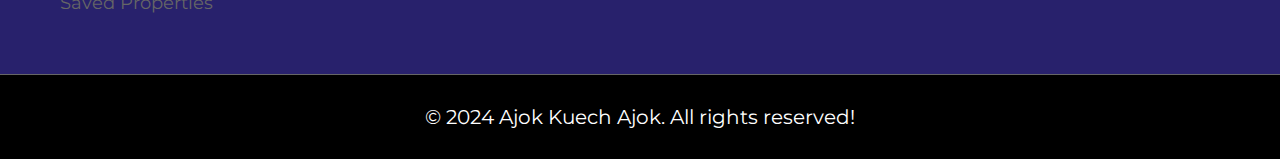
<file: listings.html>
<!DOCTYPE html>
<html lang="en">
<head>
   <meta charset="UTF-8">
   <meta http-equiv="X-UA-Compatible" content="IE=edge">
   <meta name="viewport" content="width=device-width, initial-scale=1.0">
   <title>All Listings</title>

   <!-- font awesome cdn link  -->
   <link rel="stylesheet" href="https://cdnjs.cloudflare.com/ajax/libs/font-awesome/6.2.0/css/all.min.css">

   <!-- custom css file link  -->
   <link rel="stylesheet" href="css/style.css">

</head>
<body>
   
<!-- header section starts  -->

<header class="header">

   <nav class="navbar nav-1">
      <section class="flex">
         <img class="logo" src="images/logo.png" alt="logo">

         <ul>
            <li><a href="#">Post Property<i class="fas fa-paper-plane"></i></a></li>
         </ul>
      </section>
   </nav>

   <nav class="navbar nav-2">
      <section class="flex">
         <div id="menu-btn" class="fas fa-bars"></div>

         <div class="menu">
            <ul>
               <li><a href="#">Buy<i class="fas fa-angle-down"></i></a>
                  <ul>
                     <li><a href="#">House</a></li>
                     <li><a href="#">Flat</a></li>
                     <li><a href="#">Shop</a></li>
                     <li><a href="#">Ready to move</a></li>
                     <li><a href="#">Furnished</a></li>
                  </ul>
               </li>
               <li><a href="#">sell<i class="fas fa-angle-down"></i></a>
                  <ul>
                     <li><a href="#">Post Property</a></li>
                     <li><a href="#">Dashboard</a></li>
                  </ul>
               </li>
               <li><a href="#">Rent<i class="fas fa-angle-down"></i></a>
                  <ul>
                     <li><a href="#">House</a></li>
                     <li><a href="#">Flat</a></li>
                     <li><a href="#">Shop</a></li>
                  </ul>
               </li>
               <li><a href="#">Help<i class="fas fa-angle-down"></i></a>
                  <ul>
                     <li><a href="about.html">About Us</a></i></li>
                     <li><a href="contact.html">Contact Us</a></i></li>
                     <li><a href="contact.html#faq">FAQ</a></i></li>
                  </ul>
               </li>
            </ul>
         </div>

         <ul>
            <li><a href="#">Saved <i class="far fa-heart"></i></a></li>
            <li><a href="#">Account <i class="fas fa-angle-down"></i></a>
               <ul>
                  <li><a href="login.html">Login</a></li>
                  <li><a href="register.html">Register</a></li>
               </ul>
            </li>
         </ul>
      </section>
   </nav>

</header>

<!-- header section ends -->

<!-- listings section starts  -->

<section class="listings">

   <h1 class="heading">All Listings</h1>

   <div class="box-container">

      <div class="box">
         <div class="admin">
            <h3>A</h3>
            <div>
               <p>Ajok Kuech Ajok</p>
               <span>1-05-2024</span>
            </div>
         </div>
         <div class="thumb">
            <p class="total-images"><i class="far fa-image"></i><span>4</span></p>
            <p class="type"><span>House</span><span>Sale</span></p>
            <form action="" method="post" class="save">
               <button type="submit" name="save" class="far fa-heart"></button>
            </form>
            <img src="images/house-img-1.webp" alt="">
         </div>
         <h3 class="name">Modern Flats and appartments</h3>
         <p class="location"><i class="fas fa-map-marker-alt"></i><span>Nimule Town</span></p>
         <div class="flex">
            <p><i class="fas fa-bed"></i><span>3</span></p>
            <p><i class="fas fa-bath"></i><span>2</span></p>
            <p><i class="fas fa-maximize"></i><span>750sqft</span></p>
         </div>
         <a href="view_property.html" class="btn">view property</a>
      </div>

      <div class="box">
         <div class="admin">
            <h3>A</h3>
            <div>
               <p>Ajok Kuech Ajok</p>
               <span>1-06-2024</span>
            </div>
         </div>
         <div class="thumb">
            <p class="total-images"><i class="far fa-image"></i><span>4</span></p>
            <p class="type"><span>Flat</span><span>Sale</span></p>
            <form action="" method="post" class="save">
               <button type="submit" name="save" class="far fa-heart"></button>
            </form>
            <img src="images/house-img-2.webp" alt="">
         </div>
         <h3 class="name">Modern Flats and appartments</h3>
         <p class="location"><i class="fas fa-map-marker-alt"></i><span>Yei Town</span></p>
         <div class="flex">
            <p><i class="fas fa-bed"></i><span>3</span></p>
            <p><i class="fas fa-bath"></i><span>2</span></p>
            <p><i class="fas fa-maximize"></i><span>750sqft</span></p>
         </div>
         <a href="view_property.html" class="btn">view property</a>
      </div>

      <div class="box">
         <div class="admin">
            <h3>A</h3>
            <div>
               <p>Ajok Kuech Ajok</p>
               <span>1-7-2024</span>
            </div>
         </div>
         <div class="thumb">
            <p class="total-images"><i class="far fa-image"></i><span>4</span></p>
            <p class="type"><span>Flat</span><span>Sale</span></p>
            <form action="" method="post" class="save">
               <button type="submit" name="save" class="far fa-heart"></button>
            </form>
            <img src="images/house-img-3.jpg" alt="">
         </div>
         <h3 class="name">Modern Flats and appartments</h3>
         <p class="location"><i class="fas fa-map-marker-alt"></i><span>Yambio Town</span></p>
         <div class="flex">
            <p><i class="fas fa-bed"></i><span>3</span></p>
            <p><i class="fas fa-bath"></i><span>2</span></p>
            <p><i class="fas fa-maximize"></i><span>750sqft</span></p>
         </div>
         <a href="view_property.html" class="btn">view property</a>
      </div>

      <div class="box">
         <div class="admin">
            <h3>A</h3>
            <div>
               <p>Ajok Kuech Ajok</p>
               <span>1-08-2024</span>
            </div>
         </div>
         <div class="thumb">
            <p class="total-images"><i class="far fa-image"></i><span>4</span></p>
            <p class="type"><span>Flat</span><span>Sale</span></p>
            <form action="" method="post" class="save">
               <button type="submit" name="save" class="far fa-heart"></button>
            </form>
            <img src="images/house-img-4.webp" alt="">
         </div>
         <h3 class="name">modern flats and appartments</h3>
         <p class="location"><i class="fas fa-map-marker-alt"></i><span>Kapoeta Town</span></p>
         <div class="flex">
            <p><i class="fas fa-bed"></i><span>3</span></p>
            <p><i class="fas fa-bath"></i><span>2</span></p>
            <p><i class="fas fa-maximize"></i><span>750sqft</span></p>
         </div>
         <a href="view_property.html" class="btn">view property</a>
      </div>

      <div class="box">
         <div class="admin">
            <h3>A</h3>
            <div>
               <p>Ajok Kuech Ajok</p>
               <span>1-9-2024</span>
            </div>
         </div>
         <div class="thumb">
            <p class="total-images"><i class="far fa-image"></i><span>4</span></p>
            <p class="type"><span>Flat</span><span>Sale</span></p>
            <form action="" method="post" class="save">
               <button type="submit" name="save" class="far fa-heart"></button>
            </form>
            <img src="images/house-img-5.webp" alt="">
         </div>
         <h3 class="name">Modern Flats and appartments</h3>
         <p class="location"><i class="fas fa-map-marker-alt"></i><span>Bentiu Town</span></p>
         <div class="flex">
            <p><i class="fas fa-bed"></i><span>3</span></p>
            <p><i class="fas fa-bath"></i><span>2</span></p>
            <p><i class="fas fa-maximize"></i><span>750sqft</span></p>
         </div>
         <a href="view_property.html" class="btn">view property</a>
      </div>

      <div class="box">
         <div class="admin">
            <h3>A</h3>
            <div>
               <p>Ajok Kuech Ajok</p>
               <span>1-11-2024</span>
            </div>
         </div>
         <div class="thumb">
            <p class="total-images"><i class="far fa-image"></i><span>4</span></p>
            <p class="type"><span>Flat</span><span>Sale</span></p>
            <form action="" method="post" class="save">
               <button type="submit" name="save" class="far fa-heart"></button>
            </form>
            <img src="images/house-img-6.webp" alt="">
         </div>
         <h3 class="name">Modern Fats and appartments</h3>
         <p class="location"><i class="fas fa-map-marker-alt"></i><span>Wau Town</span></p>
         <div class="flex">
            <p><i class="fas fa-bed"></i><span>3</span></p>
            <p><i class="fas fa-bath"></i><span>2</span></p>
            <p><i class="fas fa-maximize"></i><span>750sqft</span></p>
         </div>
         <a href="view_property.html" class="btn">view property</a>
      </div>

   </div>

</section>

<!-- listings section ends -->












<!-- footer section starts  -->

<footer class="footer">

   <section class="flex">

      <div class="box">
         <h1 class="title">Quick Links</h1><br>
         <a href="index.html"><span>Home</span></a>
         <a href="about.html"><span>About</span></a>
         <a href="contact.html"><span>Contact</span></a>
         <a href="listings.html"><span>All Listings</span></a>
         <a href="#"><span>Saved Properties</span></a>
      </div>

      <div class="box">
         <h1 class="title">Contact Us</h1><br>
         <a href="#"><i class="fab fa-linkedin"></i>&nbsp; &nbsp; <span>Linkedin</span></a>
         <a href="#"><i class="fab fa-twitter"></i>&nbsp; &nbsp; <span>Twitter</span></a>
         <a href="#"><i class="fab fa-facebook-f"></i>&nbsp; &nbsp; <span>Facebook</span></i></a>
         <a href="#"><i class="fab fa-instagram"></i>&nbsp; &nbsp; <span>Instagram</span></a>
      </div>

      <div class="box"><br><br>
         <a href="tel: +211 (0)92 - 259 15 15"><i class="fas fa-phone"></i>&nbsp;&nbsp;<span>+211 (0)92 - 259 15 15</span></a>
         <a href="mailto:ajokkuech@gmail.com"><i class="fas fa-envelope"></i>&nbsp;&nbsp;<span>ajokkuech@gmail.com</span></a>
         <a href="#"><i class="fas fa-map-marker-alt"></i>&nbsp;&nbsp;<span>Busanza</span></a>
      </div>
      
   </section>

   <div class="copyright">&copy; 2024 Ajok Kuech Ajok. All rights reserved!</div>

</footer>

<!-- footer section ends -->


<!-- custom js file link  -->
<script src="js/script.js"></script>

</body>
</html>
</file>
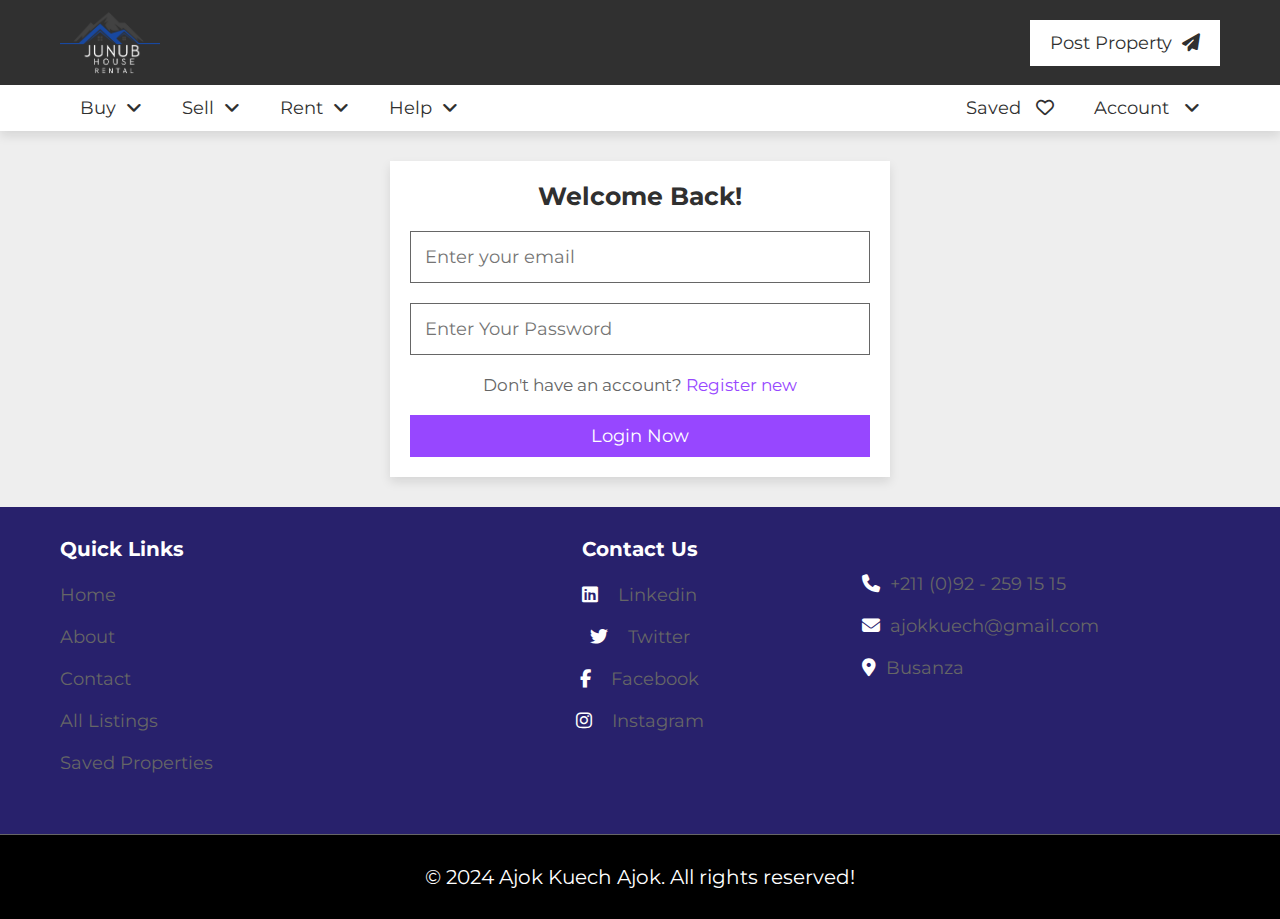
<file: login.html>
<!DOCTYPE html>
<html lang="en">
<head>
   <meta charset="UTF-8">
   <meta http-equiv="X-UA-Compatible" content="IE=edge">
   <meta name="viewport" content="width=device-width, initial-scale=1.0">
   <title>Login</title>

   <!-- font awesome cdn link  -->
   <link rel="stylesheet" href="https://cdnjs.cloudflare.com/ajax/libs/font-awesome/6.2.0/css/all.min.css">

   <!-- custom css file link  -->
   <link rel="stylesheet" href="css/style.css">

</head>
<body>
   
<!-- header section starts  -->

<header class="header">

   <nav class="navbar nav-1">
      <section class="flex">
         <img class="logo" src="images/logo.png" alt="logo">

         <ul>
            <li><a href="#">Post Property<i class="fas fa-paper-plane"></i></a></li>
         </ul>
      </section>
   </nav>

   <nav class="navbar nav-2">
      <section class="flex">
         <div id="menu-btn" class="fas fa-bars"></div>

         <div class="menu">
            <ul>
               <li><a href="#">Buy<i class="fas fa-angle-down"></i></a>
                  <ul>
                     <li><a href="#">House</a></li>
                     <li><a href="#">Flat</a></li>
                     <li><a href="#">Shop</a></li>
                     <li><a href="#">Ready to move</a></li>
                     <li><a href="#">Furnished</a></li>
                  </ul>
               </li>
               <li><a href="#">Sell<i class="fas fa-angle-down"></i></a>
                  <ul>
                     <li><a href="#">Post Property</a></li>
                     <li><a href="#">Dashboard</a></li>
                  </ul>
               </li>
               <li><a href="#">Rent<i class="fas fa-angle-down"></i></a>
                  <ul>
                     <li><a href="#">House</a></li>
                     <li><a href="#">Flat</a></li>
                     <li><a href="#">Shop</a></li>
                  </ul>
               </li>
               <li><a href="#">Help<i class="fas fa-angle-down"></i></a>
                  <ul>
                     <li><a href="about.html">About Us</a></i></li>
                     <li><a href="contact.html">Contact Us</a></i></li>
                     <li><a href="contact.html#faq">FAQ</a></i></li>
                  </ul>
               </li>
            </ul>
         </div>

         <ul>
            <li><a href="#">Saved <i class="far fa-heart"></i></a></li>
            <li><a href="#">Account <i class="fas fa-angle-down"></i></a>
               <ul>
                  <li><a href="login.html">Login</a></li>
                  <li><a href="register.html">Register</a></li>
               </ul>
            </li>
         </ul>
      </section>
   </nav>

</header>

<!-- header section ends -->

<!-- login section starts  -->

<section class="form-container">

   <form action="" method="post">
      <h3>welcome back!</h3>
      <input type="email" name="email" required maxlength="50" placeholder="Enter your email" class="box">
      <input type="password" name="pass" required maxlength="20" placeholder="Enter Your Password" class="box">
      <p>Don't have an account? <a href="register.html">Register new</a></p>
      <input type="submit" value="login now" name="submit" class="btn">
   </form>

</section>

<!-- login section ends -->












<!-- footer section starts  -->

<footer class="footer">

   <section class="flex">

      <div class="box">
         <h1 class="title">Quick Links</h1><br>
         <a href="index.html"><span>Home</span></a>
         <a href="about.html"><span>About</span></a>
         <a href="contact.html"><span>Contact</span></a>
         <a href="listings.html"><span>All Listings</span></a>
         <a href="#"><span>Saved Properties</span></a>
      </div>

      <div class="box">
         <h1 class="title">Contact Us</h1><br>
         <a href="#"><i class="fab fa-linkedin"></i>&nbsp; &nbsp; <span>Linkedin</span></a>
         <a href="#"><i class="fab fa-twitter"></i>&nbsp; &nbsp; <span>Twitter</span></a>
         <a href="#"><i class="fab fa-facebook-f"></i>&nbsp; &nbsp; <span>Facebook</span></i></a>
         <a href="#"><i class="fab fa-instagram"></i>&nbsp; &nbsp; <span>Instagram</span></a>
      </div>

      <div class="box"><br><br>
         <a href="tel: +211 (0)92 - 259 15 15"><i class="fas fa-phone"></i>&nbsp;&nbsp;<span>+211 (0)92 - 259 15 15</span></a>
         <a href="mailto:ajokkuech@gmail.com"><i class="fas fa-envelope"></i>&nbsp;&nbsp;<span>ajokkuech@gmail.com</span></a>
         <a href="#"><i class="fas fa-map-marker-alt"></i>&nbsp;&nbsp;<span>Busanza</span></a>
      </div>
      
   </section>

   <div class="copyright">&copy; 2024 Ajok Kuech Ajok. All rights reserved!</div>

</footer>
<!-- footer section ends -->


<!-- custom js file link  -->
<script src="js/script.js"></script>

</body>
</html>
</file>
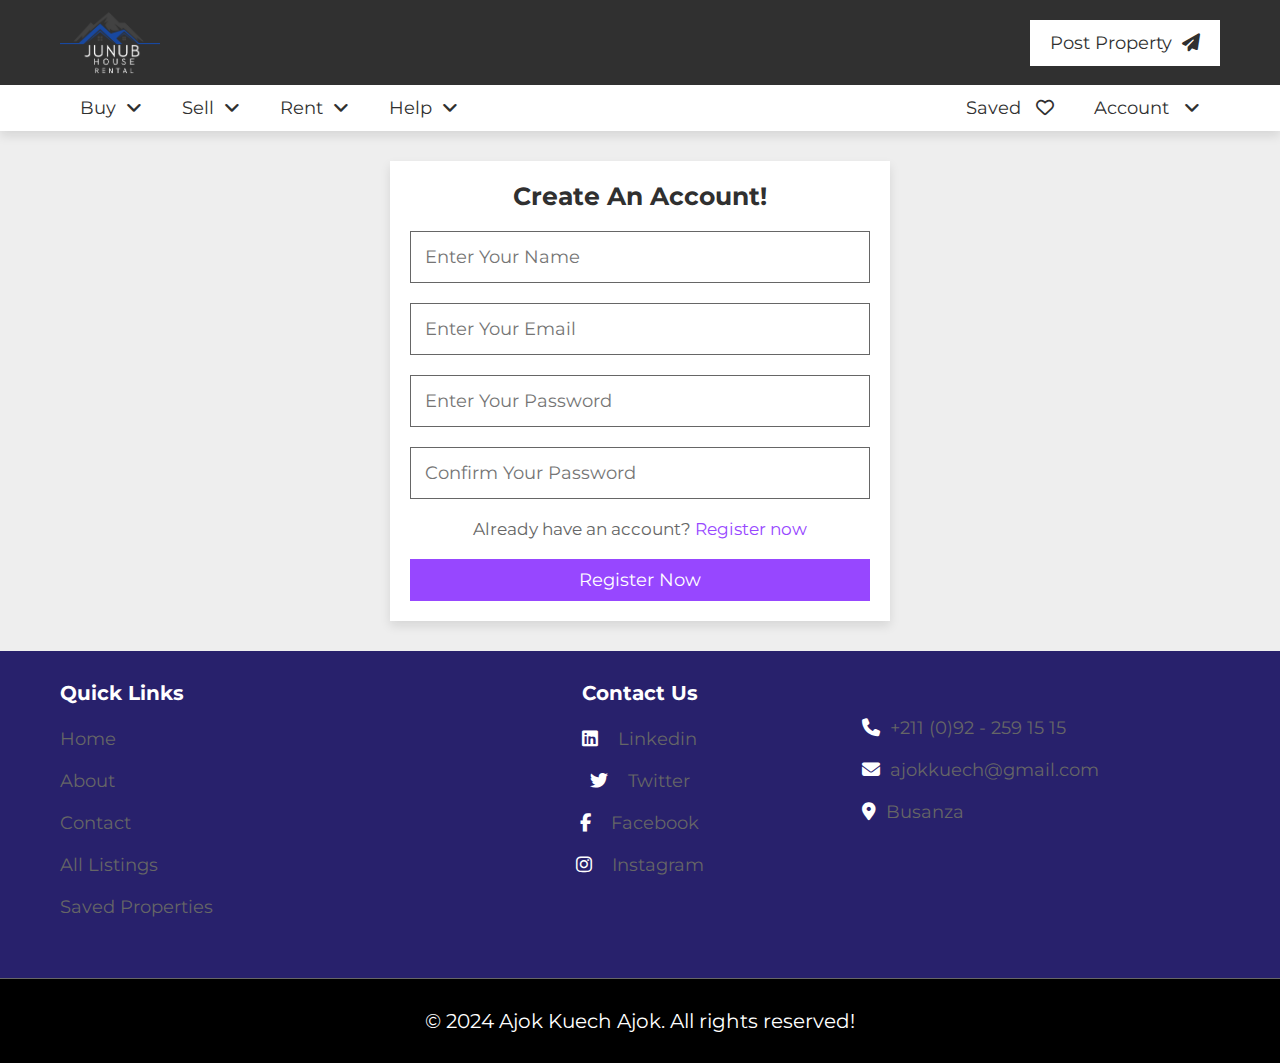
<file: register.html>
<!DOCTYPE html>
<html lang="en">
<head>
   <meta charset="UTF-8">
   <meta http-equiv="X-UA-Compatible" content="IE=edge">
   <meta name="viewport" content="width=device-width, initial-scale=1.0">
   <title>Register</title>

   <!-- font awesome cdn link  -->
   <link rel="stylesheet" href="https://cdnjs.cloudflare.com/ajax/libs/font-awesome/6.2.0/css/all.min.css">

   <!-- custom css file link  -->
   <link rel="stylesheet" href="css/style.css">

</head>
<body>
   
<!-- header section starts  -->

<header class="header">

   <nav class="navbar nav-1">
      <section class="flex">
         <img class="logo" src="images/logo.png" alt="logo">

         <ul>
            <li><a href="#">Post Property<i class="fas fa-paper-plane"></i></a></li>
         </ul>
      </section>
   </nav>

   <nav class="navbar nav-2">
      <section class="flex">
         <div id="menu-btn" class="fas fa-bars"></div>

         <div class="menu">
            <ul>
               <li><a href="#">Buy<i class="fas fa-angle-down"></i></a>
                  <ul>
                     <li><a href="#">House</a></li>
                     <li><a href="#">Flat</a></li>
                     <li><a href="#">Shop</a></li>
                     <li><a href="#">Ready to move</a></li>
                     <li><a href="#">Furnished</a></li>
                  </ul>
               </li>
               <li><a href="#">Sell<i class="fas fa-angle-down"></i></a>
                  <ul>
                     <li><a href="#">Post Property</a></li>
                     <li><a href="#">Dashboard</a></li>
                  </ul>
               </li>
               <li><a href="#">Rent<i class="fas fa-angle-down"></i></a>
                  <ul>
                     <li><a href="#">House</a></li>
                     <li><a href="#">Flat</a></li>
                     <li><a href="#">Shop</a></li>
                  </ul>
               </li>
               <li><a href="#">Help<i class="fas fa-angle-down"></i></a>
                  <ul>
                     <li><a href="about.html">About Us</a></i></li>
                     <li><a href="contact.html">Contact Us</a></i></li>
                     <li><a href="contact.html#faq">FAQ</a></i></li>
                  </ul>
               </li>
            </ul>
         </div>

         <ul>
            <li><a href="#">Saved <i class="far fa-heart"></i></a></li>
            <li><a href="#">Account <i class="fas fa-angle-down"></i></a>
               <ul>
                  <li><a href="login.html">Login</a></li>
                  <li><a href="register.html">Register</a></li>
               </ul>
            </li>
         </ul>
      </section>
   </nav>

</header>

<!-- header section ends -->

<!-- register section starts  -->

<section class="form-container">

   <form action="" method="post">
      <h3>create an account!</h3>
      <input type="tel" name="name" required maxlength="50" placeholder="Enter Your Name" class="box">
      <input type="email" name="email" required maxlength="50" placeholder="Enter Your Email" class="box">
      <input type="password" name="pass" required maxlength="20" placeholder="Enter Your Password" class="box">
      <input type="password" name="c_pass" required maxlength="20" placeholder="Confirm Your Password" class="box">
      <p>Already have an account? <a href="login.html">Register now</a></p>
      <input type="submit" value="register now" name="submit" class="btn">
   </form>

</section>

<!-- register section ends -->












<!-- footer section starts  -->

<footer class="footer">

   <section class="flex">

      <div class="box">
         <h1 class="title">Quick Links</h1><br>
         <a href="index.html"><span>Home</span></a>
         <a href="about.html"><span>About</span></a>
         <a href="contact.html"><span>Contact</span></a>
         <a href="listings.html"><span>All Listings</span></a>
         <a href="#"><span>Saved Properties</span></a>
      </div>

      <div class="box">
         <h1 class="title">Contact Us</h1><br>
         <a href="#"><i class="fab fa-linkedin"></i>&nbsp; &nbsp; <span>Linkedin</span></a>
         <a href="#"><i class="fab fa-twitter"></i>&nbsp; &nbsp; <span>Twitter</span></a>
         <a href="#"><i class="fab fa-facebook-f"></i>&nbsp; &nbsp; <span>Facebook</span></i></a>
         <a href="#"><i class="fab fa-instagram"></i>&nbsp; &nbsp; <span>Instagram</span></a>
      </div>

      <div class="box"><br><br>
         <a href="tel: +211 (0)92 - 259 15 15"><i class="fas fa-phone"></i>&nbsp;&nbsp;<span>+211 (0)92 - 259 15 15</span></a>
         <a href="mailto:ajokkuech@gmail.com"><i class="fas fa-envelope"></i>&nbsp;&nbsp;<span>ajokkuech@gmail.com</span></a>
         <a href="#"><i class="fas fa-map-marker-alt"></i>&nbsp;&nbsp;<span>Busanza</span></a>
      </div>
      
   </section>

   <div class="copyright">&copy; 2024 Ajok Kuech Ajok. All rights reserved!</div>

</footer>

<!-- footer section ends -->


<!-- custom js file link  -->
<script src="js/script.js"></script>

</body>
</html>
</file>
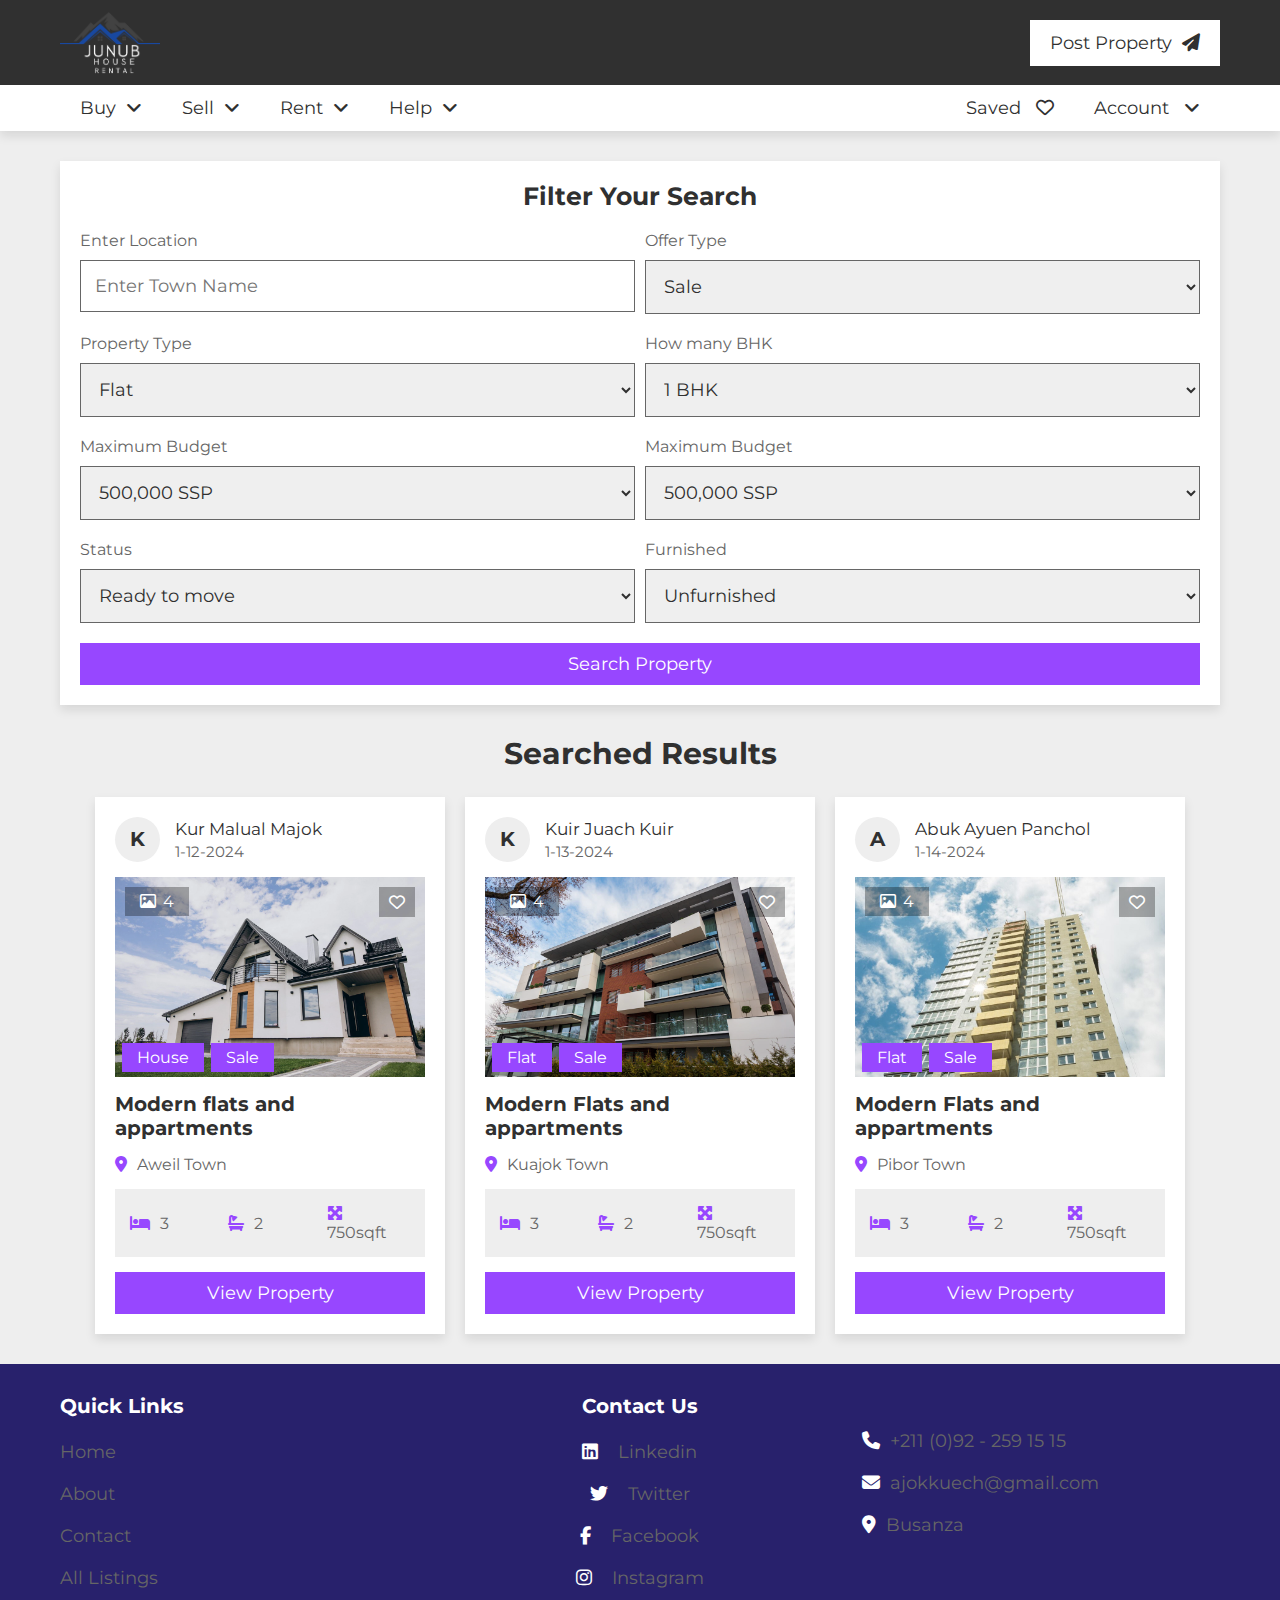
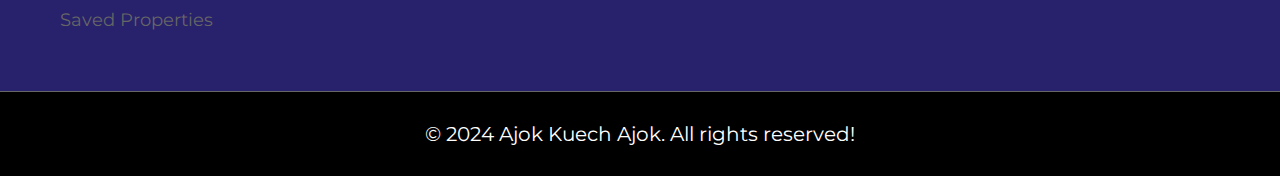
<file: search.html>
<!DOCTYPE html>
<html lang="en">
<head>
   <meta charset="UTF-8">
   <meta http-equiv="X-UA-Compatible" content="IE=edge">
   <meta name="viewport" content="width=device-width, initial-scale=1.0">
   <title>Search Page</title>

   <!-- font awesome cdn link  -->
   <link rel="stylesheet" href="https://cdnjs.cloudflare.com/ajax/libs/font-awesome/6.2.0/css/all.min.css">

   <!-- custom css file link  -->
   <link rel="stylesheet" href="css/style.css">

</head>
<body>
   
<!-- header section starts  -->

<header class="header">

   <nav class="navbar nav-1">
      <section class="flex">
         <img class="logo" src="images/logo.png" alt="logo">

         <ul>
            <li><a href="#">Post Property<i class="fas fa-paper-plane"></i></a></li>
         </ul>
      </section>
   </nav>

   <nav class="navbar nav-2">
      <section class="flex">
         <div id="menu-btn" class="fas fa-bars"></div>

         <div class="menu">
            <ul>
               <li><a href="#">Buy<i class="fas fa-angle-down"></i></a>
                  <ul>
                     <li><a href="#">House</a></li>
                     <li><a href="#">Flat</a></li>
                     <li><a href="#">Shop</a></li>
                     <li><a href="#">Ready to move</a></li>
                     <li><a href="#">Furnished</a></li>
                  </ul>
               </li>
               <li><a href="#">Sell<i class="fas fa-angle-down"></i></a>
                  <ul>
                     <li><a href="#">Post property</a></li>
                     <li><a href="#">Dashboard</a></li>
                  </ul>
               </li>
               <li><a href="#">Rent<i class="fas fa-angle-down"></i></a>
                  <ul>
                     <li><a href="#">House</a></li>
                     <li><a href="#">Flat</a></li>
                     <li><a href="#">Shop</a></li>
                  </ul>
               </li>
               <li><a href="#">Help<i class="fas fa-angle-down"></i></a>
                  <ul>
                     <li><a href="about.html">About Us</a></i></li>
                     <li><a href="contact.html">Contact Us</a></i></li>
                     <li><a href="contact.html#faq">FAQ</a></i></li>
                  </ul>
               </li>
            </ul>
         </div>

         <ul>
            <li><a href="#">Saved <i class="far fa-heart"></i></a></li>
            <li><a href="#">Account <i class="fas fa-angle-down"></i></a>
               <ul>
                  <li><a href="login.html">Login</a></li>
                  <li><a href="register.html">Register</a></li>
               </ul>
            </li>
         </ul>
      </section>
   </nav>

</header>

<!-- header section ends -->

<!-- search filter section starts  -->

<section class="filters" style="padding-bottom: 0;">

   <form action="" method="post">
      <div id="close-filter"><i class="fas fa-times"></i></div>
      <h3>Filter Your Search</h3>
         
         <div class="flex">
            <div class="box">
               <p>Enter Location</p>
               <input type="text" name="location" required maxlength="50" placeholder="Enter Town Name" class="input">
            </div>
            <div class="box">
               <p>Offer Type</p>
               <select name="offer" class="input" required>
                  <option value="sale">Sale</option>
                  <option value="resale">Resale</option>
                  <option value="rent">Rent</option>
               </select>
            </div>
            <div class="box">
               <p>Property Type</p>
               <select name="type" class="input" required>
                  <option value="flat">Flat</option>
                  <option value="house">House</option>
                  <option value="shop">Shop</option>
               </select>
            </div>
            <div class="box">
               <p>How many BHK</p>
               <select name="bhk" class="input" required>
                  <option value="1">1 BHK</option>
                  <option value="2">2 BHK</option>
                  <option value="3">3 BHK</option>
                  <option value="4">4 BHK</option>
                  <option value="5">5 BHK</option>
                  <option value="6">6 BHK</option>
                  <option value="7">7 BHK</option>
                  <option value="8">8 BHK</option>
                  <option value="9">9 BHK</option>
               </select>
            </div>
            <div class="box">
               <p>Maximum Budget</p>
               <select name="minimum" class="input" required>
                  <option value="5000000">500,000 SSP</option>
                  <option value="1000000">1,000,000 SSP</option>
                  <option value="2000000">2,000,000 SSP</option>
                  <option value="3000000">3,000,000 SSP</option>
                  <option value="4000000">4,000,000 SSP</option>
                  <option value="4000000">40,000,000 SSP </option>
                  <option value="5000000">5,000,000 SSP</option>
                  <option value="6000000">6,000,000 SSP</option>
                  <option value="7000000">7,000,000 SSP</option>
                  <option value="8000000">8,000,000 SSP</option>
                  <option value="9000000">9,000,000 SSP</option>
               </select>
            </div>
            <div class="box">
               <p>Maximum Budget</p>
               <select name="maximum" class="input" required>
                  <option value="5000000">500,000 SSP</option>
                  <option value="1000000">1,000,000 SSP</option>
                  <option value="2000000">2,000,000 SSP</option>
                  <option value="3000000">3,000,000 SSP</option>
                  <option value="4000000">4,000,000 SSP</option>
                  <option value="4000000">40,000,000 SSP </option>
                  <option value="5000000">5,000,000 SSP</option>
                  <option value="6000000">6,000,000 SSP</option>
                  <option value="7000000">7,000,000 SSP</option>
                  <option value="8000000">8,000,000 SSP</option>
                  <option value="9000000">9,000,000 SSP</option>
               </select>
            </div>
            <div class="box">
               <p>Status</p>
               <select name="status" class="input" required>
                  <option value="ready to move">Ready to move</option>
                  <option value="under construction">Under Construction</option>
               </select>
            </div>
            <div class="box">
               <p>Furnished</p>
               <select name="furnished" class="input" required>
                  <option value="unfurnished">Unfurnished</option>
                  <option value="furnished">Furnished</option>
                  <option value="semi-furnished">Semi-Furnished</option>
               </select>
            </div>
         </div>
         <input type="submit" value="search property" name="search" class="btn">
   </form>

</section>

<!-- search filter section ends -->

<div id="filter-btn" class="fas fa-filter"></div>

<!-- listings section starts  -->

<section class="listings">

   <h1 class="heading">searched results</h1>

   <div class="box-container">

      <div class="box">
         <div class="admin">
            <h3>K</h3>
            <div>
               <p>Kur Malual Majok</p>
               <span>1-12-2024</span>
            </div>
         </div>
         <div class="thumb">
            <p class="total-images"><i class="far fa-image"></i><span>4</span></p>
            <p class="type"><span>House</span><span>Sale</span></p>
            <form action="" method="post" class="save">
               <button type="submit" name="save" class="far fa-heart"></button>
            </form>
            <img src="images/house-img-1.webp" alt="">
         </div>
         <h3 class="name">Modern flats and appartments</h3>
         <p class="location"><i class="fas fa-map-marker-alt"></i><span>Aweil Town</span></p>
         <div class="flex">
            <p><i class="fas fa-bed"></i><span>3</span></p>
            <p><i class="fas fa-bath"></i><span>2</span></p>
            <p><i class="fas fa-maximize"></i><span>750sqft</span></p>
         </div>
         <a href="view_property.html" class="btn">view property</a>
      </div>

      <div class="box">
         <div class="admin">
            <h3>K</h3>
            <div>
               <p>Kuir Juach Kuir</p>
               <span>1-13-2024</span>
            </div>
         </div>
         <div class="thumb">
            <p class="total-images"><i class="far fa-image"></i><span>4</span></p>
            <p class="type"><span>Flat</span><span>Sale</span></p>
            <form action="" method="post" class="save">
               <button type="submit" name="save" class="far fa-heart"></button>
            </form>
            <img src="images/house-img-2.webp" alt="">
         </div>
         <h3 class="name">Modern Flats and appartments</h3>
         <p class="location"><i class="fas fa-map-marker-alt"></i><span>Kuajok Town</span></p>
         <div class="flex">
            <p><i class="fas fa-bed"></i><span>3</span></p>
            <p><i class="fas fa-bath"></i><span>2</span></p>
            <p><i class="fas fa-maximize"></i><span>750sqft</span></p>
         </div>
         <a href="view_property.html" class="btn">view property</a>
      </div>

      <div class="box">
         <div class="admin">
            <h3>A</h3>
            <div>
               <p>Abuk Ayuen Panchol</p>
               <span>1-14-2024</span>
            </div>
         </div>
         <div class="thumb">
            <p class="total-images"><i class="far fa-image"></i><span>4</span></p>
            <p class="type"><span>Flat</span><span>Sale</span></p>
            <form action="" method="post" class="save">
               <button type="submit" name="save" class="far fa-heart"></button>
            </form>
            <img src="images/house-img-3.jpg" alt="">
         </div>
         <h3 class="name">Modern Flats and appartments</h3>
         <p class="location"><i class="fas fa-map-marker-alt"></i><span>Pibor Town</span></p>
         <div class="flex">
            <p><i class="fas fa-bed"></i><span>3</span></p>
            <p><i class="fas fa-bath"></i><span>2</span></p>
            <p><i class="fas fa-maximize"></i><span>750sqft</span></p>
         </div>
         <a href="view_property.html" class="btn">view property</a>
      </div>

   </div>

</section>

<!-- listings section ends -->


<!-- footer section starts  -->

<footer class="footer">

   <section class="flex">

      <div class="box">
         <h1 class="title">Quick Links</h1><br>
         <a href="index.html"><span>Home</span></a>
         <a href="about.html"><span>About</span></a>
         <a href="contact.html"><span>Contact</span></a>
         <a href="listings.html"><span>All Listings</span></a>
         <a href="#"><span>Saved Properties</span></a>
      </div>

      <div class="box">
         <h1 class="title">Contact Us</h1><br>
         <a href="#"><i class="fab fa-linkedin"></i>&nbsp; &nbsp; <span>Linkedin</span></a>
         <a href="#"><i class="fab fa-twitter"></i>&nbsp; &nbsp; <span>Twitter</span></a>
         <a href="#"><i class="fab fa-facebook-f"></i>&nbsp; &nbsp; <span>Facebook</span></i></a>
         <a href="#"><i class="fab fa-instagram"></i>&nbsp; &nbsp; <span>Instagram</span></a>
      </div>

      <div class="box"><br><br>
         <a href="tel: +211 (0)92 - 259 15 15"><i class="fas fa-phone"></i>&nbsp;&nbsp;<span>+211 (0)92 - 259 15 15</span></a>
         <a href="mailto:ajokkuech@gmail.com"><i class="fas fa-envelope"></i>&nbsp;&nbsp;<span>ajokkuech@gmail.com</span></a>
         <a href="#"><i class="fas fa-map-marker-alt"></i>&nbsp;&nbsp;<span>Busanza</span></a>
      </div>
      
   </section>

   <div class="copyright">&copy; 2024 Ajok Kuech Ajok. All rights reserved!</div>

</footer>
<!-- footer section ends -->


<!-- custom js file link  -->
<script src="js/script.js"></script>

<script>

document.querySelector('#filter-btn').onclick = () =>{
   document.querySelector('.filters').classList.add('active');
}

document.querySelector('#close-filter').onclick = () =>{
   document.querySelector('.filters').classList.remove('active');
}

</script>

</body>
</html>
</file>
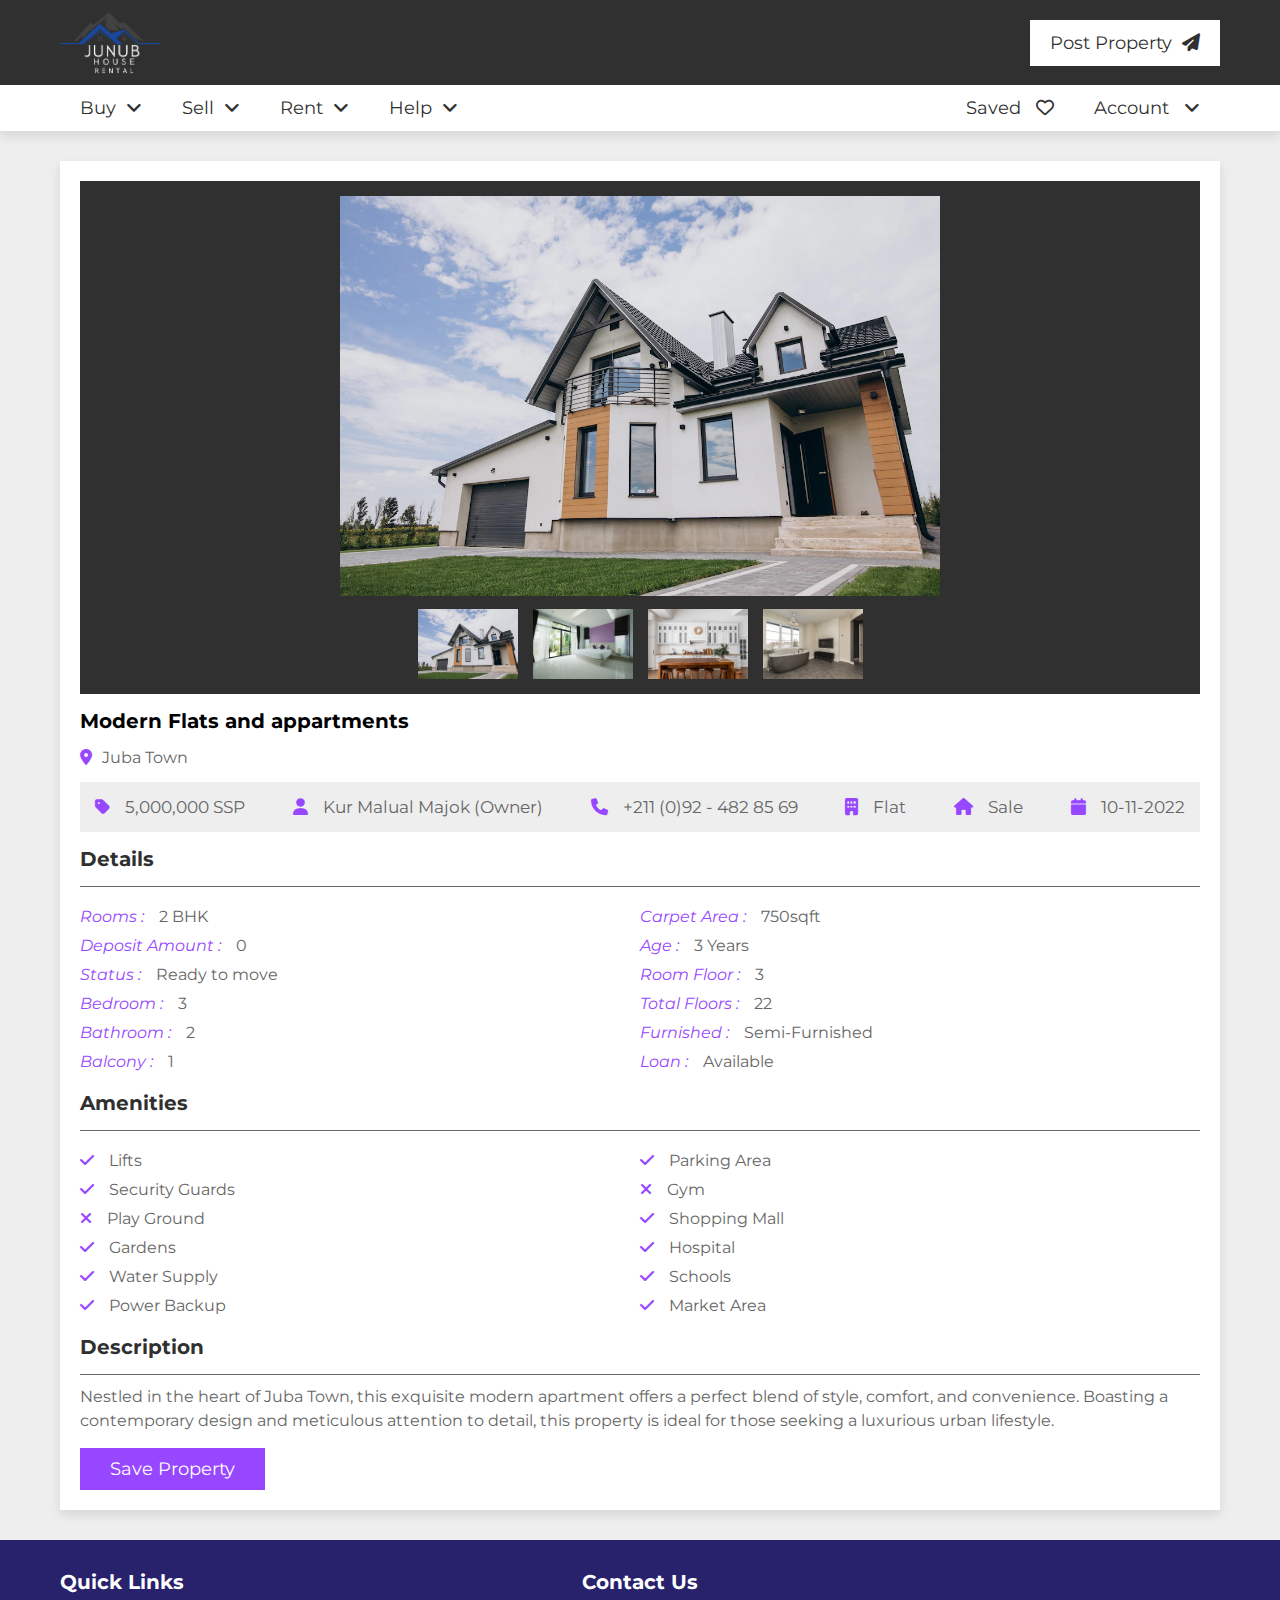
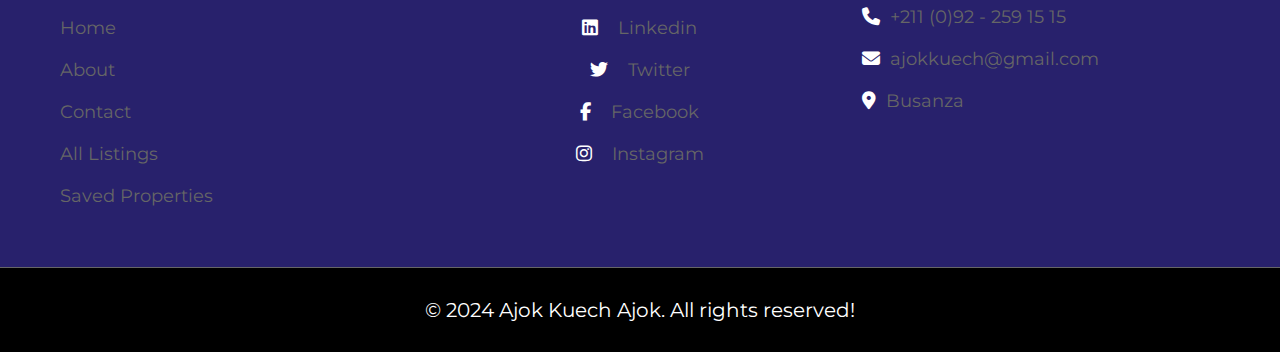
<file: view_property.html>
<!DOCTYPE html>
<html lang="en">
<head>
   <meta charset="UTF-8">
   <meta http-equiv="X-UA-Compatible" content="IE=edge">
   <meta name="viewport" content="width=device-width, initial-scale=1.0">
   <title>View Property</title>

   <!-- font awesome cdn link  -->
   <link rel="stylesheet" href="https://cdnjs.cloudflare.com/ajax/libs/font-awesome/6.2.0/css/all.min.css">

   <!-- custom css file link  -->
   <link rel="stylesheet" href="css/style.css">

</head>
<body>
   
<!-- header section starts  -->

<header class="header">

   <nav class="navbar nav-1">
      <section class="flex">
         <img class="logo" src="images/logo.png" alt="logo">

         <ul>
            <li><a href="#">Post Property<i class="fas fa-paper-plane"></i></a></li>
         </ul>
      </section>
   </nav>

   <nav class="navbar nav-2">
      <section class="flex">
         <div id="menu-btn" class="fas fa-bars"></div>

         <div class="menu">
            <ul>
               <li><a href="#">Buy<i class="fas fa-angle-down"></i></a>
                  <ul>
                     <li><a href="#">House</a></li>
                     <li><a href="#">Flat</a></li>
                     <li><a href="#">Shop</a></li>
                     <li><a href="#">Ready to move</a></li>
                     <li><a href="#">Furnished</a></li>
                  </ul>
               </li>
               <li><a href="#">Sell<i class="fas fa-angle-down"></i></a>
                  <ul>
                     <li><a href="#">Post property</a></li>
                     <li><a href="#">Dashboard</a></li>
                  </ul>
               </li>
               <li><a href="#">Rent<i class="fas fa-angle-down"></i></a>
                  <ul>
                     <li><a href="#">House</a></li>
                     <li><a href="#">Flat</a></li>
                     <li><a href="#">Shop</a></li>
                  </ul>
               </li>
               <li><a href="#">Help<i class="fas fa-angle-down"></i></a>
                  <ul>
                     <li><a href="about.html">About Us</a></i></li>
                     <li><a href="contact.html">Contact Us</a></i></li>
                     <li><a href="contact.html#faq">FAQ</a></i></li>
                  </ul>
               </li>
            </ul>
         </div>

         <ul>
            <li><a href="#">Saved <i class="far fa-heart"></i></a></li>
            <li><a href="#">Account <i class="fas fa-angle-down"></i></a>
               <ul>
                  <li><a href="login.html">Login</a></li>
                  <li><a href="register.html">Register</a></li>
               </ul>
            </li>
         </ul>
      </section>
   </nav>

</header>

<!-- header section ends -->

<!-- view property section starts  -->

<section class="view-property">

   <div class="details">
      <div class="thumb">
         <div class="big-image">
            <img src="images/house-img-1.webp" alt="">
         </div>
         <div class="small-images">
            <img src="images/house-img-1.webp" alt="">
            <img src="images/hall-img-1.webp" alt="">
            <img src="images/kitchen-img-1.webp" alt="">
            <img src="images/bathroom-img-1.webp" alt="">
         </div>
      </div>
      <h3 class="name">Modern Flats and appartments</h3>
      <p class="location"><i class="fas fa-map-marker-alt"></i><span>Juba Town</span></p>
      <div class="info">
         <p><i class="fas fa-tag"></i><span>5,000,000 SSP</span></p>
         <p><i class="fas fa-user"></i><span>Kur Malual Majok (Owner)</span></p>
         <p><i class="fas fa-phone"></i><a href="tel:+211 (0)92 - 482 85 69">+211 (0)92 - 482 85 69</a></p>
         <p><i class="fas fa-building"></i><span>Flat</span></p>
         <p><i class="fas fa-house"></i><span>Sale</span></p>
         <p><i class="fas fa-calendar"></i><span>10-11-2022</span></p>
      </div>
      <h3 class="title">Details</h3>
      <div class="flex">
         <div class="box">
            <p><i>Rooms :</i><span>2 BHK</span></p>
            <p><i>Deposit Amount :</i><span>0</span></p>
            <p><i>Status :</i><span>Ready to move</span></p>
            <p><i>Bedroom :</i><span>3</span></p>
            <p><i>Bathroom :</i><span>2</span></p>
            <p><i>Balcony :</i><span>1</span></p>
         </div>
         <div class="box">
            <p><i>Carpet Area :</i><span>750sqft</span></p>
            <p><i>Age :</i><span>3 Years</span></p>
            <p><i>Room Floor :</i><span>3</span></p>
            <p><i>Total Floors :</i><span>22</span></p>
            <p><i>Furnished :</i><span>Semi-Furnished</span></p>
            <p><i>Loan :</i><span>Available</span></p>
         </div>
      </div>
      <h3 class="title">Amenities</h3>
      <div class="flex">
         <div class="box">
            <p><i class="fas fa-check"></i><span>Lifts</span></p>
            <p><i class="fas fa-check"></i><span>Security Guards</span></p>
            <p><i class="fas fa-times"></i><span>Play Ground</span></p>
            <p><i class="fas fa-check"></i><span>Gardens</span></p>
            <p><i class="fas fa-check"></i><span>Water Supply</span></p>
            <p><i class="fas fa-check"></i><span>Power Backup</span></p>
         </div>
         <div class="box">
            <p><i class="fas fa-check"></i><span>Parking Area</span></p>
            <p><i class="fas fa-times"></i><span>Gym</span></p>
            <p><i class="fas fa-check"></i><span>Shopping Mall</span></p>
            <p><i class="fas fa-check"></i><span>Hospital</span></p>
            <p><i class="fas fa-check"></i><span>Schools</span></p>
            <p><i class="fas fa-check"></i><span>Market Area</span></p>
         </div>
      </div>
      <h3 class="title">Description</h3>
      <p class="description">
         Nestled in the heart of Juba Town, this exquisite modern apartment offers a perfect blend of style, comfort, and convenience. Boasting a contemporary design and meticulous attention to detail, this property is ideal for those seeking a luxurious urban lifestyle.</p>
      <form action="" method="post">
         <input type="submit" value="save property" name="save" class="inline-btn">
      </form>
   </div>

</section>

<!-- view property section ends -->












<!-- footer section starts  -->

<footer class="footer">

   <section class="flex">

      <div class="box">
         <h1 class="title">Quick Links</h1><br>
         <a href="index.html"><span>Home</span></a>
         <a href="about.html"><span>About</span></a>
         <a href="contact.html"><span>Contact</span></a>
         <a href="listings.html"><span>All Listings</span></a>
         <a href="#"><span>Saved Properties</span></a>
      </div>

      <div class="box">
         <h1 class="title">Contact Us</h1><br>
         <a href="#"><i class="fab fa-linkedin"></i>&nbsp; &nbsp; <span>Linkedin</span></a>
         <a href="#"><i class="fab fa-twitter"></i>&nbsp; &nbsp; <span>Twitter</span></a>
         <a href="#"><i class="fab fa-facebook-f"></i>&nbsp; &nbsp; <span>Facebook</span></i></a>
         <a href="#"><i class="fab fa-instagram"></i>&nbsp; &nbsp; <span>Instagram</span></a>
      </div>

      <div class="box"><br><br>
         <a href="tel: +211 (0)92 - 259 15 15"><i class="fas fa-phone"></i>&nbsp;&nbsp;<span>+211 (0)92 - 259 15 15</span></a>
         <a href="mailto:ajokkuech@gmail.com"><i class="fas fa-envelope"></i>&nbsp;&nbsp;<span>ajokkuech@gmail.com</span></a>
         <a href="#"><i class="fas fa-map-marker-alt"></i>&nbsp;&nbsp;<span>Busanza</span></a>
      </div>
      
   </section>

   <div class="copyright">&copy; 2024 Ajok Kuech Ajok. All rights reserved!</div>

</footer>

<!-- footer section ends -->


<!-- custom js file link  -->
<script src="js/script.js"></script>

</body>
</html>
</file>
<file: css/style.css>
@import url('https://fonts.googleapis.com/css2?family=Montserrat:wght@100;200;300;400&display=swap');

:root{
   --main-color: rgba(151, 71, 255, 1);
   --light-color:#666;
   --light-bg:#eee;
   --white:#fff;
   --black:#303030;
   --border:.1rem solid var(--light-color);
   --box-shodow:0 .5rem 1rem rgba(0,0,0,.1);
}

*{
   font-family: 'Montserrat', sans-serif;
   margin: 0; padding: 0;
   box-sizing: border-box;
   outline: none; border: none;
   text-decoration: none;
}

*::selection{
   background-color: var(--main-color);
   color: var(--white);
}

*::-webkit-scrollbar{
   height: .5rem;
   width: 1rem;
}

*::-webkit-scrollbar-track{
   background-color: transparent;
}

*::-webkit-scrollbar-thumb{
   background-color: var(--main-color);
   border-radius: 5rem;
}

html{
   font-size: 62.5%;
   overflow-x: hidden;
   scroll-behavior: smooth;
   scroll-padding-top: 10rem;
}

body{
   background-color: var(--light-bg);
}

section{
   padding: 3rem 2rem;
   max-width: 1200px;
   margin: 0 auto;
}

.heading{
   text-align: center;
   padding-bottom: 2.5rem;
   font-size: 3rem;
   color: var(--black);
   text-transform: capitalize;
}

.btn,
.inline-btn{
   margin-top: 1rem;
   padding: 1rem 3rem;
   background-color: var(--main-color);
   color: var(--white);
   cursor: pointer;
   text-align: center;
   font-size: 1.8rem;
   text-transform: capitalize;
}

.btn:hover,
.inline-btn:hover{
   background-color: var(--black);
}

.btn{
   display: block;
   width: 100%;
}

.inline-btn{
   display: inline-block;
}

.header{
   position: sticky;
   top: 0; left: 0; right: 0;
   z-index: 1000;
   box-shadow: var(--box-shodow);
}

.header .navbar.nav-1 .flex{
   padding-top: 1rem;
   padding-bottom: 1rem;
}

.header .navbar.nav-2 .flex{
   padding-top: 0;
   padding-bottom: 0;
}

.header .navbar.nav-1{
   background-color: var(--black);
}

.header .navbar.nav-2{
   background-color: var(--white);
}

.header .navbar .flex{
   display: flex;
   align-items: center;
   justify-content: space-between;
}

.header .navbar .flex .logo{ 
   height: auto;
   width: 100px;
}

.header .navbar .flex .logo i{
   color: white;
   margin-right: 1rem;
}

.header .navbar .flex ul{
   list-style: none;
}

.header .navbar .flex ul li{
   float: left;
   position: relative;
}

.header .navbar .flex ul li a{
   display: inline-block;
   padding: 1.2rem 2rem;
   font-size: 1.8rem;
   color: var(--black);
   background-color: var(--white);
}

.header .navbar .flex ul li a:hover{
   background-color: var(--main-color);
   color: var(--white);
}

.header .navbar .flex ul li a i{
   margin-left: 1rem;
}

.header .navbar .flex ul li ul{
   position: absolute;
   width: 17rem;
   left: 0;
}

.header .navbar .flex ul li ul li{
   width: 100%;
}

.header .navbar .flex ul li ul li a{
   display: none;
}

.header .navbar .flex ul li:hover ul li a{
   display: block;
}

#menu-btn{
   font-size: 2.5rem;
   color: var(--black);
   display: none;
}

.home{
   background:url('../images/home-bg.jpg') no-repeat;
   background-size: cover;
   background-position: center;
}

.home .center{
   min-height: 85vh;
   display: flex;
   align-items: center;
   justify-content: center;
}

.home .center form{
   background-color: var(--white);
   padding: 2rem;
   box-shadow: var(--box-shodow);
   width: 50rem;
}

.home .center form h3{
   padding-bottom: 1rem;
   text-align: center;
   color: var(--black);
   text-transform: capitalize;
   font-size: 2.5rem;
}

.home .center form .flex{
   display: flex;
   gap:1rem;
   flex-wrap: wrap;
}

.home .center form .box{
   flex: 1 1 20rem;
}

.home .center form .box .input{
   width: 100%;
   border: var(--border);
   padding: 1.4rem;
   color: var(--black);
   font-size: 1.8rem;
   margin: 1rem 0;
}

.home .center form .box p{
   color: var(--light-color);
   font-size: 1.7rem;
   padding-top: 1rem;
}

.home .center form .box p span{
   color: var(--main-color);
}

.services .box-container{
   display: grid;
   grid-template-columns: repeat(auto-fit, 30rem);
   gap: 2rem;
   justify-content: center;
   align-items: flex-start;
}

.services .box-container .box{
   background-color: var(--white);
   box-shadow: var(--box-shodow);
   padding: 2rem;
   text-align: center;
}

.services .box-container .box img{
   margin: 1rem 0;
   height: 8rem;
}

.services .box-container .box h3{
   font-size: 2rem;
   padding: 1rem 0;
   color: var(--black);
   text-transform: capitalize;
}

.services .box-container .box p{
   line-height: 2;
   font-size: 1.6rem;
   color: var(--light-color);
   padding-top: .5rem;
}

.listings .box-container{
   display: grid;
   grid-template-columns: repeat(auto-fit, 35rem);
   gap: 2rem;
   justify-content: center;
   align-items: flex-start;
}

.listings .box-container .box{
   background-color: var(--white);
   box-shadow: var(--box-shodow);
   padding: 2rem;
   overflow-x: hidden;
}

.listings .box-container .box .admin{
   display: flex;
   align-items: center;
   gap: 1.5rem;
}

.listings .box-container .box .admin h3{
   height: 4.5rem;
   line-height: 4.4rem;
   width: 4.5rem;
   border-radius: 50%;
   font-size: 2rem;
   color: var(--black);
   background-color: var(--light-bg);
   text-align:center;
}

.listings .box-container .box .admin p{
   font-size: 1.7rem;
   color: var(--black);
   padding-bottom: .3rem;
}

.listings .box-container .box .admin span{
   font-size: 1.5rem;
   color: var(--light-color);
}

.listings .box-container .box .thumb{
   position: relative;
   height: 20rem;
   overflow: hidden;
   margin: 1.5rem 0;
}

.listings .box-container .box .thumb img{
   height: 100%;
   width: 100%;
   transition: .2s linear;
}

.listings .box-container .box:hover .thumb img{
   transform: scale(1.1);
}

.listings .box-container .box .thumb .total-images{
   position: absolute;
   top: 1rem; left: 1rem;
   background-color: rgba(0,0,0,.3);
   color: var(--white);
   padding: .5rem 1.5rem;
   font-size: 1.6rem;
   z-index: 1;
}

.listings .box-container .box .thumb .total-images i{
   margin-right: .7rem;
}

.listings .box-container .box .thumb .type{
   position: absolute;
   bottom: 1rem; left: .7rem;
   z-index: 1;
}

.listings .box-container .box .thumb .type span{
   margin-right: .7rem;
   padding: .5rem 1.5rem;
   color: var(--white);
   background-color: var(--main-color);
   font-size: 1.6rem;
}

.listings .box-container .box .thumb .save{
   position: absolute;
   top: 1rem; right: 1rem;
   z-index: 1;
}

.listings .box-container .box .thumb .save button{
   background-color: rgba(0,0,0,.3);
   color: var(--white);
   padding: .7rem 1rem;
   font-size: 1.6rem;
   cursor: pointer;
}

.listings .box-container .box .thumb .save button:hover{
   background-color: var(--main-color);
}

.listings .box-container .box .name{
   font-size: 2rem;
   text-overflow: ellipsis;
   overflow-x: hidden;
   color: var(--black);
   margin-bottom: .5rem;
}

.listings .box-container .box .location{
   padding-top: 1rem;
   font-size: 1.6rem;
   color: var(--light-color);
}

.listings .box-container .box .location i{
   margin-right: 1rem;
   color: var(--main-color);
}

.listings .box-container .box .flex{
   display: flex;
   background-color: var(--light-bg);
   padding: 1.5rem;
   justify-content: space-between;
   align-items: center;
   margin: 1.5rem 0;
   flex-wrap: wrap;
   gap: 1.5rem;
}

.listings .box-container .box .flex p{
   font-size: 1.6rem;
   flex: 1 1 4rem;
}

.listings .box-container .box .flex p span{
   color: var(--light-color);
}

.listings .box-container .box .flex p i{
   margin-right: 1rem;
   color: var(--main-color);
}

.view-property .details{
   background-color: var(--white);
   box-shadow: var(--box-shodow);
   padding: 2rem;
   overflow-x: hidden;
}

.view-property .details .thumb{
   background-color: var(--black);
   padding: 1.5rem;
   margin-bottom: 1.5rem;
}

.view-property .details .thumb .big-image img{
   height: 40rem;
   width: 100%;
   object-fit: contain;
}

.view-property .details .thumb .small-images{
   display: flex;
   justify-content: center;
   gap: 1.5rem;
   padding-top: 1rem;
   flex-wrap: wrap;
}

.view-property .details .thumb .small-images img{
   height: 7rem;
   width: 10rem;
   object-fit: cover;
   cursor: pointer;
   transition: .2s linear;
}

.view-property .details .thumb .small-images img:hover{
   transform: scale(1.1);
}

.view-property .details .name{
   font-size: 2rem;
   text-overflow: ellipsis;
   overflow-x: hidden;
   margin-bottom: .5rem;
}

.view-property .details .location{
   padding-top: 1rem;
   font-size: 1.6rem;
   color: var(--light-color);
}

.view-property .details .location i{
   margin-right: 1rem;
   color: var(--main-color);
}

.view-property .details .info{
   display: flex;
   background-color: var(--light-bg);
   padding: 1.5rem;
   margin: 1.5rem 0;
   justify-content: space-between;
   align-items: center;
   flex-wrap: wrap;
   gap: 2rem;
}

.view-property .details .info p{
   font-size: 1.7rem;
}

.view-property .details .info p span,
.view-property .details .info p a{
   color: var(--light-color);
}

.view-property .details .info p a:hover{
   text-decoration: underline;
}

.view-property .details .info p i{
   margin-right: 1.5rem;
   color: var(--main-color);
}

.view-property .details .title{
   font-size: 2rem;
   color: var(--black);
   padding-bottom: 1.5rem;
   border-bottom: var(--border);
}

.view-property .details .flex{
   margin: 1.5rem 0;
   display: flex;
   justify-content: space-between;
   flex-wrap: wrap;
}

.view-property .details .flex .box{
   flex: 1 1 40rem;
}

.view-property .details .flex .box p{
   padding: .5rem 0;
   font-size: 1.6rem;
   color: var(--light-color);
}

.view-property .details .flex .box i{
   color: var(--main-color);
   margin-right: 1.5rem;
}

.view-property .details .description{
   padding: .5rem 0;
   margin-top: .5rem;
   font-size: 1.6rem;
   color: var(--light-color);
   line-height: 1.5;
}

.about .row{
   display: flex;
   flex-wrap: wrap;
   gap: 1.5rem;
   align-items: center;
}

.about .row .image{
   flex: 1 1 40rem;
}

.about .row .image img{
   width: 100%;
}

.about .row .content{
   flex: 1 1 40rem;
   text-align: center;
}

.about .row .content h3{
   font-size: 2.5rem;
   color: var(--black);
   margin-bottom: .5rem;
   text-transform: capitalize;
}

.about .row .content p{
   line-height: 2;
   padding: 1rem 0;
   font-size: 1.7rem;
   color: var(--light-color);
}

.steps .box-container{
   display: grid;
   grid-template-columns: repeat(auto-fit, 30rem);
   gap: 2rem;
   justify-content: center;
   align-items: flex-start;
}

.steps .box-container .box{
   background-color: var(--white);
   padding: 2rem;
   text-align: center;
   box-shadow: var(--box-shodow);
   border: 1px solid rgba(38, 38, 38, 0.3);
}

.steps .box-container .box img{
   height: 7rem;
   margin: .5rem 0;
}

.steps .box-container .box h3{
   padding: 1rem 0;
   font-size: 2rem;
   text-transform: capitalize;
   color: var(--black);
}

.steps .box-container .box p{
   line-height: 2;
   font-size: 1.6rem;
   color: var(--light-color);
}

.reviews .box-container{
   display: grid;
   grid-template-columns: repeat(auto-fit, 35rem);
   gap: 2rem;
   justify-content: center;
   align-items: flex-start;
}

.reviews .box-container .box{
   background-color: var(--white);
   padding: 2rem;
   border: 1px solid rgba(38, 38, 38, 0.3);
}

.reviews .box-container .box .user{
   display: flex;
   align-items: center;
   gap: 1.5rem;
   margin-bottom: 1rem;
}

.reviews .box-container .box .user img{
   height: 6rem;
   width: 6rem;
   border-radius: 50%;
}

.reviews .box-container .box .user h3{
   font-size: 2rem;
   color: var(--black);
   padding-bottom: .3rem;
}

.reviews .box-container .box .user .stars i{
   font-size: 1.5rem;
   color: rgba(255, 229, 0, 1);
}

.reviews .box-container .box p{
   line-height: 2;
   padding-top: .5rem;
   font-size: 1.6rem;
   color: var(--light-color);
}

.contact .row{
   display: flex;
   flex-wrap: wrap;
   gap: 1.5rem;
   align-items: center;
}

.contact .row .image{
   flex: 1 1 50rem;
}

.contact .row .image img{
   width: 79%;
   height: 60%;
}

.contact .row form{
   flex: 1 1 30rem;
   background-color: var(--white);
   box-shadow: var(--box-shodow);
   padding: 2rem;
}

.contact .row form h3{
   padding-bottom: 1rem;
   font-size: 2.5rem;
   color: var(--black);
   text-align: center;
   text-transform: capitalize;
}

.contact .row form .box{
   width: 100%;
   border: var(--border);
   padding: 1.4rem;
   color: var(--black);
   font-size: 1.8rem;
   margin: 1rem 0;
}

.contact .row form textarea{
   height: 15rem;
   resize: none;
}

.faq .box-container{
   display: flex;
   flex-wrap: wrap;
   gap: 2rem;
   align-items: flex-start;
}


.faq .box-container .box{
   flex: 1 1 40rem;
   box-shadow: var(--box-shodow);
}

.faq .box-container .box h3{
   padding: 1.5rem 2rem;
   font-size: 2rem;
   background-color: var(--black);
   color: var(--white);
   display: flex;
   align-items: center;
   justify-content: space-between;
   gap: 1rem;
   cursor: pointer;
}

.faq .box-container .box p{
   font-size: 1.6rem;
   color: var(--light-color);
   background-color: var(--white);
   padding: 1.5rem 2rem;
   line-height: 1.5;
   display: none;
}

.faq .box-container .box.active p{
   display: block;
}

.faq .box-container .box.active h3{
   background-color: var(--main-color);
}

.filters form{
   background-color: var(--white);
   box-shadow: var(--box-shodow);
   padding: 2rem;
}

.filters form #close-filter{
   text-align: right;
   padding-bottom: 2rem;
   display: none;
}

.filters form #close-filter i{
   height: 4.5rem;
   width: 4.5rem;
   line-height: 4.4rem;
   background-color: var(--main-color);
   color: var(--white);
   cursor: pointer;
   font-size: 2rem;
   text-align: center;
}

.filters form #close-filter i:hover{
   background-color: var(--black);
}

.filters form h3{
   font-size: 2.5rem;
   padding-bottom: 2rem;
   color: var(--black);
   text-transform: capitalize;
   text-align: center;
}

.filters form .flex{
   display: flex;
   gap: 1rem;
   flex-wrap: wrap;
}

.filters form .flex .box{
   flex: 1 1 40rem;
}

.filters form .flex .box .input{
   width: 100%;
   margin: 1rem 0;
   font-size: 1.8rem;
   color: var(--black);
   border: var(--border);
   padding: 1.4rem;
}

.filters form .flex .box p{
   font-size: 1.6rem;
   color: var(--light-color);
}

#filter-btn{
   position: fixed;
   bottom: 1rem; right: 1rem;
   background-color: var(--border);
   color: var(--white);
   text-align: center;
   height: 4.5rem;
   width: 4.5rem;
   line-height: 4.4rem;
   z-index: 1000;
   font-size: 2rem;
   background-color: var(--main-color);
   display: none;
}

.form-container form{
   max-width: 50rem;
   margin: 0 auto;
   background-color: var(--white);
   box-shadow: var(--box-shodow);
   padding: 2rem;
   text-align: center;
}

.form-container form h3{
   padding-bottom: 1rem;
   font-size: 2.5rem;
   color: var(--black);
   text-transform: capitalize;
}

.form-container form .box{
   border: var(--border);
   padding: 1.4rem;
   color: var(--black);
   margin: 1rem 0;
   width: 100%;
   font-size: 1.8rem;
}

.form-container form p{
   font-size: 1.7rem;
   padding: 1rem 0;
   color: var(--light-color);
}

.form-container form p a{
   color: var(--main-color);
}

.form-container form p a:hover{
   text-decoration: underline;
}














.footer{
   background-color: rgba(40, 33, 108, 1);
}

.footer .flex{
   display: flex;
   flex-wrap: wrap;
   gap: 2rem;
   justify-content: space-between;
}

.footer .flex .box{
   flex: 1 1 30rem;
}
.footer .flex .box h1{
   color: var(--white);
}

.footer .flex .box a{
   display: block;
   padding: 1rem 0;
   font-size: 1.8rem;
}

.footer .flex .box a span{
   color: #666;
}

.footer .flex .box a:hover span{
   text-decoration: none;
   color: var(--white);
}

.footer .flex .box a i{
   color: var(--white);
}

.footer .flex .box:last-child{
   text-align: left;
}

.footer .flex .box:last-child a i{
   margin-left: 1.5rem;
}

.footer .flex .box:first-child a i{
   margin-right: 1.5rem;
}

.footer .flex .box:nth-child(2){
   text-align: center;
}

.footer .copyright{
   padding: 3rem 2rem;
   text-align: center;
   border-top: var(--border);
   font-size: 2rem;
   color: var(--white);
   margin-top: 2rem;
   background: black !important; 

   /* padding-bottom: 10rem; */
}









/* media queries  */

@media (max-width:991px){

   html{
      font-size: 55%;
   }

}

@media (max-width:768px){

   #menu-btn{
      display: inline-block;
   }

   .header .navbar .menu{
      position: absolute;
      top: 99%; left: 0; right: 0;
      background-color: var(--white);
      border-top: var(--border);
      transition: .2s linear;
      z-index:1;
      clip-path: polygon(0 0, 100% 0, 100% 0, 0 0);
   }

   .header .navbar .menu.active{
      clip-path: polygon(0 0, 100% 0, 100% 100%, 0 100%);
   }

   .header .navbar .menu ul li{
      width: 100%;
      position: relative;
   }

   .header .navbar .menu ul li a{
      width: 100%;
   }

   .header .navbar .menu ul li ul{
      position: relative;
      width: 100%;
   }

   .header .navbar .menu ul li ul li a{
      padding-left: 4rem;
      background-color: var(--black);
      color: var(--white);
   }

   .view-property .details .thumb .big-image img{
      height: auto;
   }

   .view-property .details .thumb .small-images img{
      height: 4rem;
      width: 6rem;
   }

   #filter-btn{
      display: inline-block;
   }

   .filters{
      position: fixed;
      top: 0; left: 0; right: 0; bottom: 0;
      overflow-y: scroll;
      background-color: var(--white);
      z-index: 1100;
      padding: 0;
      display: none;
   }

   .filters.active{
      display: block;
   }

   .filters form{
      box-shadow: none;
   }

   .filters form #close-filter{
      display: block;
   }

}

@media (max-width:450px){

   html{
      font-size: 50%;
   }

   .header .navbar .flex .logo{
      font-size: 1.8rem;
   }

   .home .center form .flex{
      gap: 0;
   }

   .listings .box-container{
      grid-template-columns: 1fr;
   }

   .reviews .box-container{
      grid-template-columns: 1fr;
   }

}
</file>
